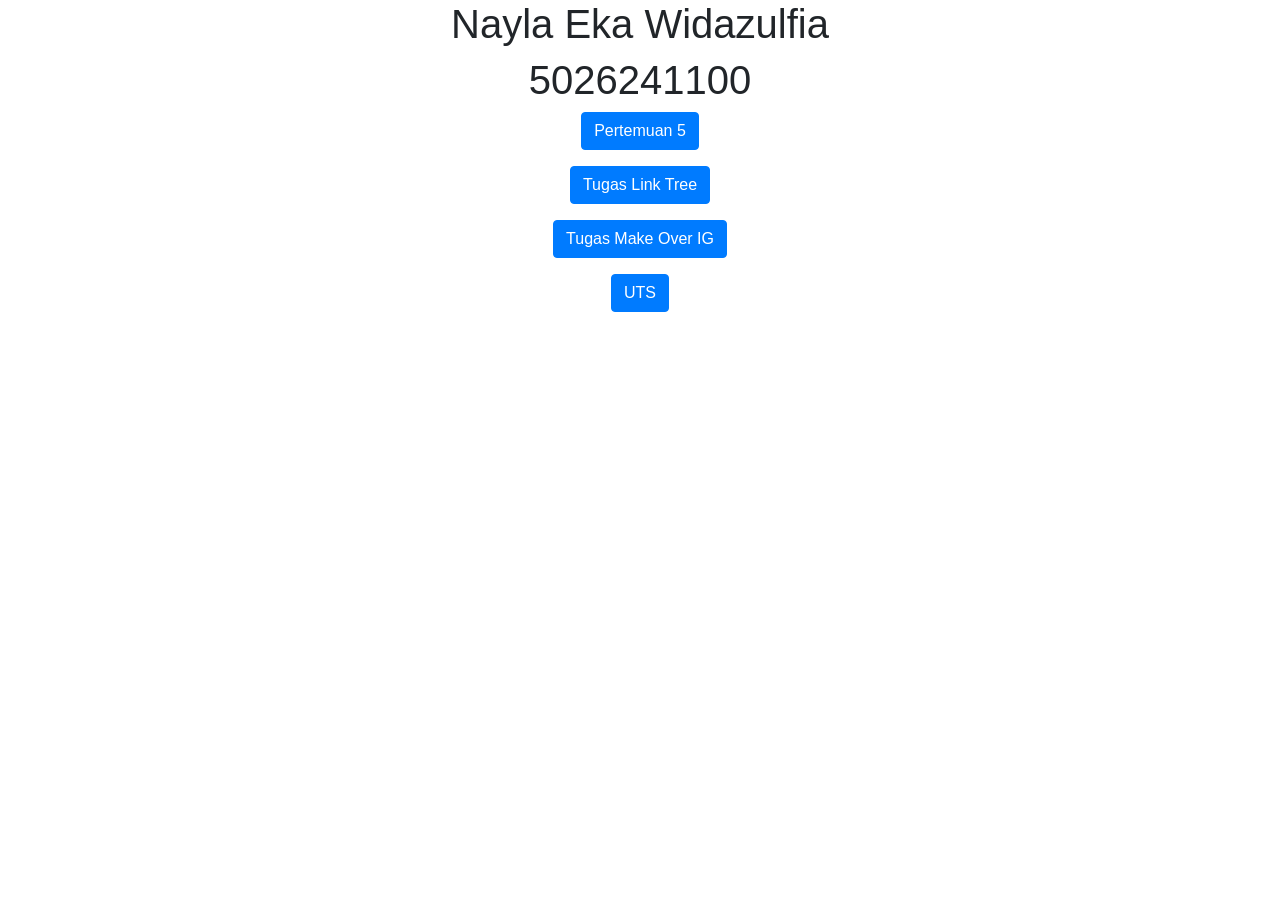
<file: index.html>
<!DOCTYPE html>
<html lang="en">

<head>
    <title>5026241100</title>
    <meta charset="utf-8">
    <meta name="viewport" content="width=device-width, initial-scale=1">
    <link rel="stylesheet" href="https://cdn.jsdelivr.net/npm/bootstrap@4.6.2/dist/css/bootstrap.min.css">
    <script src="https://cdn.jsdelivr.net/npm/jquery@3.7.1/dist/jquery.slim.min.js"></script>
    <script src="https://cdn.jsdelivr.net/npm/popper.js@1.16.1/dist/umd/popper.min.js"></script>
    <script src="https://cdn.jsdelivr.net/npm/bootstrap@4.6.2/dist/js/bootstrap.bundle.min.js"></script>
</head>

<body>

    <div class="container">
        <center>
            <h1>Nayla Eka Widazulfia</h1>
            <h1>5026241100</h1>
            <p><a href="pertemuan5.html" target="_blank"><button class="btn btn-primary">Pertemuan 5</button></a></p>
            <p><a href="linktree.html" target="_blank"><button class="btn btn-primary">Tugas Link Tree</button></a></p>
            <p><a href="tugas_ets.html" target="_blank"><button class="btn btn-primary">Tugas Make Over IG</button></a></p>
            <p><a href="5026241100.html" target="_blank"><button class="btn btn-primary">UTS</button></a></p> 
        </center>
    </div>

</body>

</html>
</file>
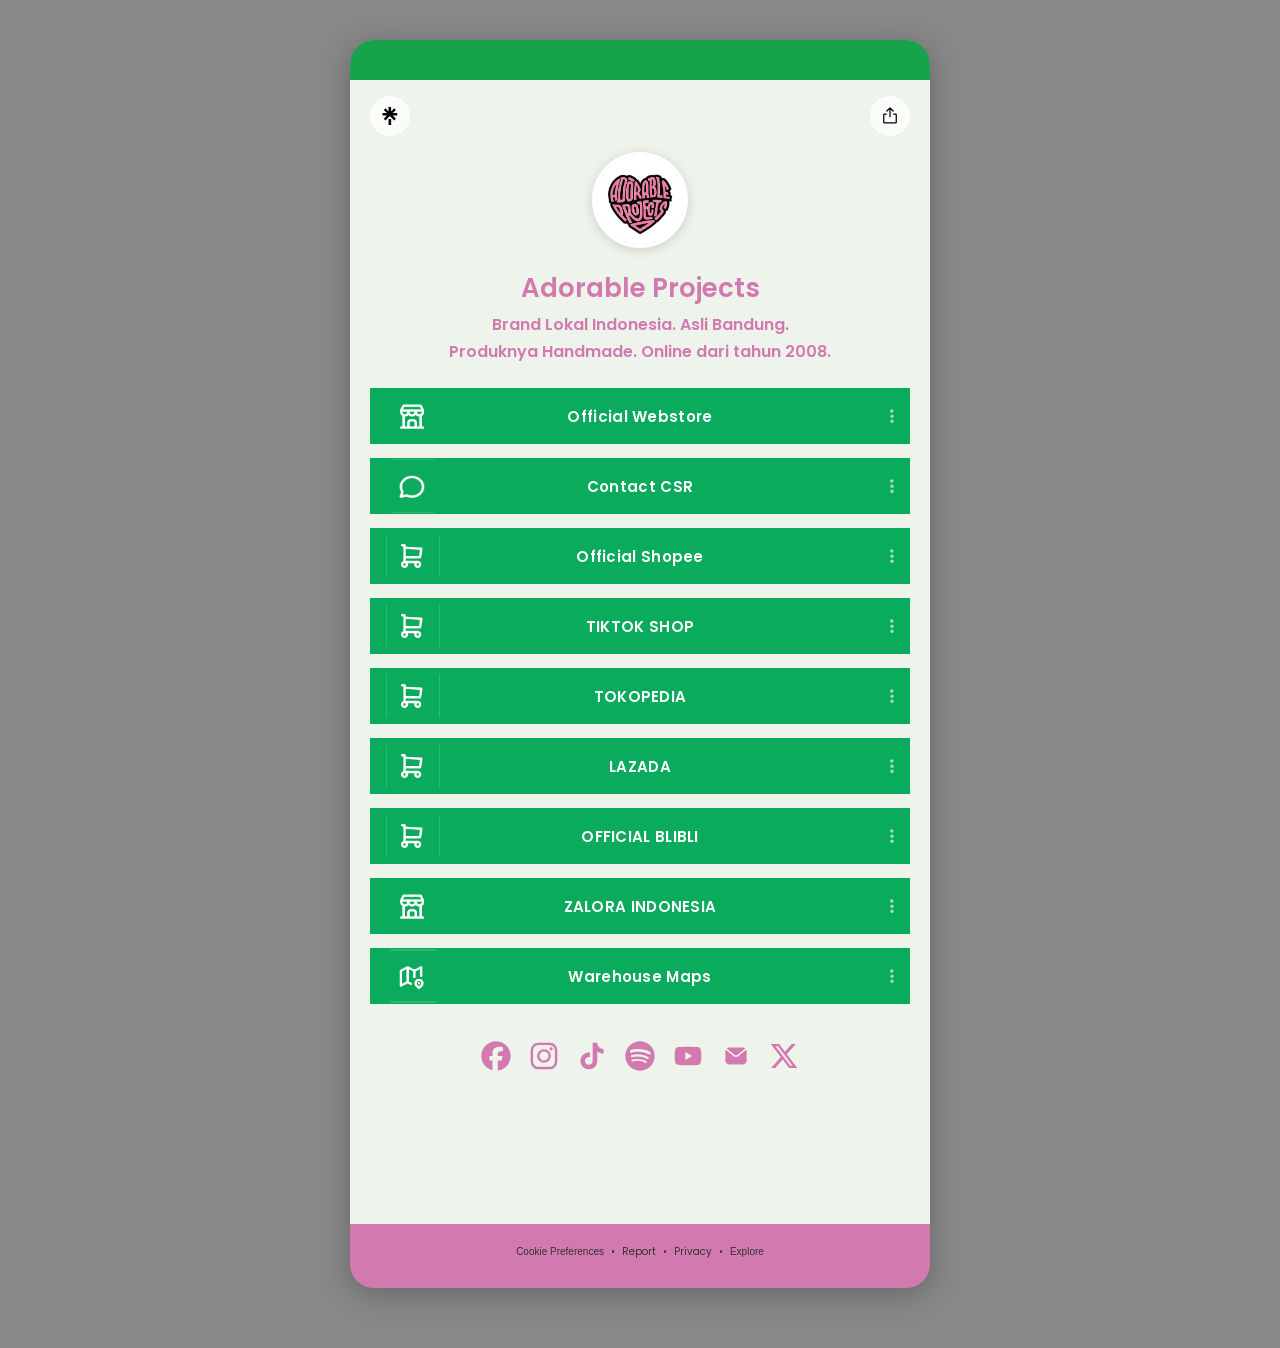
<file: linktree.html>
<!DOCTYPE html>
<html lang="en">

<head>
    <meta charset="UTF-8">
    <meta name="viewport" content="width=device-width, initial-scale=1.0">
    <title>Adorable Projects</title>
    <link href="https://fonts.googleapis.com/css2?family=Poppins:wght@300;400;600&display=swap" rel="stylesheet">
    <link rel="stylesheet" href="https://cdnjs.cloudflare.com/ajax/libs/font-awesome/6.5.0/css/all.min.css">

    <style>
        * {
            box-sizing: border-box;
            margin: 0;
            padding: 0;
        }

        html,
        body {
            min-height: 100%;
        }

        body {
            font-family: 'Poppins', sans-serif;
            min-height: 100vh;
            display: flex;
            justify-content: center;
            align-items: flex-start;
            background-color: #888;
            padding: 40px 20px 60px;
        }

        .card {
            width: 100%;
            max-width: 580px;
            border-radius: 24px;
            overflow: hidden;
            box-shadow: 0 6px 30px rgba(0, 0, 0, 0.25);
        }

        .top-border {
            height: 40px;
            background: #16a34a;
            border-radius: 24px 24px 0 0;
        }

        .card-content {
            padding: 12px 20px 60px;
            text-align: center;
            position: relative;
            background-color: #eef3ec;
            background-image: url("https://ugc.production.linktr.ee/IDYHI1RNSv6TIz2Yzzkc_78UNA0FLDCU37Zwl?io=true&size=1080");
            background-size: contain;
            background-position: center top;
            background-repeat: repeat-y;
        }

        .card-header {
            display: flex;
            justify-content: space-between;
            align-items: center;
            padding: 4px 0 16px;
            background: transparent;
        }

        .card-header button {
            display: flex;
            align-items: center;
            justify-content: center;
            width: 40px;
            height: 40px;
            border-radius: 50%;
            border: 1px solid rgba(255, 255, 255, 0.4);
            background: rgba(255, 255, 255, 0.7);
            backdrop-filter: blur(4px);
            -webkit-backdrop-filter: blur(4px);
            cursor: pointer;
            transition: background 0.2s;
            color: #000;
        }

        .card-header button:hover {
            background: rgba(255, 255, 255, 1);
        }

        .profile-img {
            width: 96px;
            height: 96px;
            border-radius: 50%;
            object-fit: cover;
            border: 4px solid #fff;
            box-shadow: 0 2px 12px rgba(0, 0, 0, 0.15);
            background: #eee;
            position: relative;
            z-index: 2;
        }

        h1 {
            margin: 14px 0 4px;
            color: #D27AAF;
            font-size: 26px;
            font-weight: 600;
        }

        .subtitle {
            margin: 2px 0;
            font-size: 16px;
            color: #D27AAF;
            font-weight: 600;
        }

        .links-section {
            margin-top: 24px;
        }

        .link {
            display: flex;
            align-items: center;
            justify-content: center;
            background:
                #0bab5d;
            color: white;
            text-decoration: none;
            padding: 0 16px;
            margin: 14px 0;
            border-radius: 0px;
            font-weight: 600;
            font-size: 15px;
            transition: background 0.2s, transform 0.1s;
            width: 100%;
            height: 56px;
            position: relative;
        }

        .link:hover {
            background: #1cb168;
        }

        .link:active {
            transform: scale(0.97);
        }

        .link-icon {
            position: absolute;
            left: 16px;
            width: 54px;
            height: 54px;
            display: flex;
            align-items: center;
            justify-content: center;
            background: rgba(255, 255, 255, 0.15);
            border-radius: 8px;
            font-size: 18px;
        }

        .link-label {
            flex: 1;
            text-align: center;
            letter-spacing: 0.3px;
        }

        .link-dots {
            position: absolute;
            right: 16px;
            width: 28px;
            height: 40px;
            display: flex;
            align-items: center;
            justify-content: flex-end;
            font-size: 16px;
            opacity: 0.6;
        }

        .socials {
            margin-top: 28px;
            margin-bottom: 81px;
            display: flex;
            justify-content: center;
            gap: 0px;
        }

        .socials a {
            text-decoration: none;
            font-size: 22px;
            color: #D27AAF;
            transition: color 0.2s;
        }

        .socials a:hover {
            color: #D27AAF;
        }

        footer {
            font-size: 10px;
            color: #333;
            background: #D27AAF;
            padding: 20px 20px 28px;
            text-align: center;
        }

        footer a,
        footer button {
            font-size: 10px;
            color: #333;
            background: none;
            border: none;
            cursor: pointer;
            text-decoration: none;
        }

        footer a:hover,
        footer button:hover {
            text-decoration: underline;
        }

        footer span {
            color: #333;
            margin: 0 4px;
        }
    </style>
</head>

<body>
    <div class="card">
        <div class="top-border"></div>

        <div class="card-content">

            <div class="card-header">
                <button aria-label="Linktree">
                    <svg fill="none" height="18px" width="18px" viewBox="0 0 28 28">
                        <path
                            d="m15.7603 6.829 4.6725-4.80317 2.712 2.77734-4.9012 4.67248h6.8944v3.85565h-6.9271l4.9339 4.7922-2.712 2.7229-6.6983-6.731-6.69829 6.731-2.712-2.712 4.93387-4.7923h-6.92703v-3.86645h6.89436l-4.9012-4.67248 2.712-2.77734 4.67249 4.80317v-6.829h4.0516zm-4.0516 12.0243h4.0516v9.1489h-4.0516z"
                            fill="currentColor"></path>
                    </svg>
                </button>
                <button aria-label="Share profile">
                    <svg xmlns="http://www.w3.org/2000/svg" width="20" height="20" fill="currentColor"
                        viewBox="0 0 256 256">
                        <path
                            d="M216,112v96a16,16,0,0,1-16,16H56a16,16,0,0,1-16-16V112A16,16,0,0,1,56,96H80a8,8,0,0,1,0,16H56v96H200V112H176a8,8,0,0,1,0-16h24A16,16,0,0,1,216,112ZM93.66,69.66,120,43.31V136a8,8,0,0,0,16,0V43.31l26.34,26.35a8,8,0,0,0,11.32-11.32l-40-40a8,8,0,0,0-11.32,0l-40,40A8,8,0,0,0,93.66,69.66Z">
                        </path>
                    </svg>
                </button>
            </div>

            <img src="assets/img/profileap.png" alt="Profile" class="profile-img">
            <h1>Adorable Projects</h1>
            <p class="subtitle">Brand Lokal Indonesia. Asli Bandung.</p>
            <p class="subtitle">Produknya Handmade. Online dari tahun 2008.</p>

            <div class="links-section">
                <a href="https://adorableprojects.store/" target="_blank" rel="noopener noreferrer" class="link">
                    <span class="link-icon">
                        <img src="assets/img/logowebstore.png"
                            style="width:100%;height:100%;object-fit:contain;border-radius:4px;">
                    </span>
                    <span class="link-label">Official Webstore</span>
                    <span class="link-dots"><i class="fas fa-ellipsis-v"></i></span>
                </a>
                <a href="https://adorableprojects.store/customer-service" target="_blank" rel="noopener noreferrer"
                    class="link">
                    <span class="link-icon">
                        <img src="assets/img/contactcsr.png"
                            style="width:100%;height:100%;object-fit:contain;border-radius:4px;">
                    </span>
                    <span class="link-label">Contact CSR</span>
                    <span class="link-dots"><i class="fas fa-ellipsis-v"></i></span>
                </a>
                <a href="https://shopee.co.id/adorableproject" target="_blank" rel="noopener noreferrer" class="link">
                    <span class="link-icon">
                        <img src="assets/img/keranjang.png"
                            style="width:100%;height:100%;object-fit:contain;border-radius:4px;">
                    </span>
                    <span class="link-label">Official Shopee</span>
                    <span class="link-dots"><i class="fas fa-ellipsis-v"></i></span>
                </a>
                <a href="https://www.tiktok.com/@adorableprojectsofficial?_t=8e09q9n4wyk&_r=1" target="_blank"
                    rel="noopener noreferrer" class="link">
                    <span class="link-icon">
                        <img src="assets/img/keranjang.png"
                            style="width:100%;height:100%;object-fit:contain;border-radius:4px;">
                    </span>
                    <span class="link-label">TIKTOK SHOP</span>
                    <span class="link-dots"><i class="fas fa-ellipsis-v"></i></span>
                </a>
                <a href="https://www.tokopedia.com/adorableprojects" target="_blank" rel="noopener noreferrer"
                    class="link">
                    <span class="link-icon">
                        <img src="assets/img/keranjang.png"
                            style="width:100%;height:100%;object-fit:contain;border-radius:4px;">
                    </span>
                    <span class="link-label">TOKOPEDIA</span>
                    <span class="link-dots"><i class="fas fa-ellipsis-v"></i></span>
                </a>
                <a href="https://www.lazada.co.id/shop/adorable-projects/?path=promotion-439502-0.htm&tab=promotion"
                    target="_blank" rel="noopener noreferrer" class="link">
                    <span class="link-icon">
                        <img src="assets/img/keranjang.png"
                            style="width:100%;height:100%;object-fit:contain;border-radius:4px;">
                    </span>
                    <span class="link-label">LAZADA</span>
                    <span class="link-dots"><i class="fas fa-ellipsis-v"></i></span>
                </a>
                <a href="https://www.blibli.com/merchant/adorableprojects-official-store/ADS-70383?pickupPointCode=PP-3421070"
                    target="_blank" rel="noopener noreferrer" class="link">
                    <span class="link-icon">
                        <img src="assets/img/keranjang.png"
                            style="width:100%;height:100%;object-fit:contain;border-radius:4px;">
                    </span>
                    <span class="link-label">OFFICIAL BLIBLI</span>
                    <span class="link-dots"><i class="fas fa-ellipsis-v"></i></span>
                </a>
                <a href="https://www.zalora.co.id/store/adorableprojects" target="_blank" rel="noopener noreferrer"
                    class="link">
                    <span class="link-icon">
                        <img src="assets/img/logowebstore.png"
                            style="width:100%;height:100%;object-fit:contain;border-radius:4px;">
                    </span>
                    <span class="link-label">ZALORA INDONESIA</span>
                    <span class="link-dots"><i class="fas fa-ellipsis-v"></i></span>
                </a>
                <a href="https://www.google.com/maps/place/AdorableProjects/@-6.8630721,107.543594,15z/data=!4m2!3m1!1s0x0:0x922f1667a6b5cf0a?sa=X&ved=2ahUKEwiWnO6rkMzrAhXZR30KHfH1D24Q_BIwFnoECBIQCA"
                    target="_blank" rel="noopener noreferrer" class="link">
                    <span class="link-icon">
                        <img src="assets/img/maps.png"
                            style="width:100%;height:100%;object-fit:contain;border-radius:4px;">
                    </span>
                    <span class="link-label">Warehouse Maps</span>
                    <span class="link-dots"><i class="fas fa-ellipsis-v"></i></span>
                </a>
            </div>

            <div class="socials">
                <!-- Facebook -->
                <button type="button"
                    style="background:transparent;border:0;cursor:pointer;padding:8px;color:#D27AAF;transition:transform 0.2s;"
                    onmouseover="this.style.transform='scale(1.075)'" onmouseout="this.style.transform='scale(1)'">
                    <svg fill="currentColor" width="32" height="32" viewBox="0 0 24 24">
                        <path
                            d="M23 12C23 5.92487 18.0751 0.999996 12 0.999996C5.92488 0.999996 1 5.92487 1 12C1 17.1588 4.55146 21.4874 9.34266 22.6761V15.3614H7.07438V12H9.34266V10.5516C9.34266 6.80751 11.037 5.07215 14.7128 5.07215C15.4096 5.07215 16.6121 5.20877 17.104 5.34544V8.39261C16.8444 8.36529 16.3935 8.3516 15.8332 8.3516C14.0295 8.3516 13.3326 9.03484 13.3326 10.8112V12H16.9256L16.3084 15.3614H13.3326V22.9194C18.7792 22.2616 23 17.624 23 12Z">
                        </path>
                    </svg>
                </button>
                <!-- Instagram -->
                <button type="button"
                    style="background:transparent;border:0;cursor:pointer;padding:8px;color:#D27AAF;transition:transform 0.2s;"
                    onmouseover="this.style.transform='scale(1.075)'" onmouseout="this.style.transform='scale(1)'">
                    <svg fill="currentColor" width="32" height="32" viewBox="0 0 24 24">
                        <path
                            d="M12 2C9.2912 2 8.94131 2 7.86907 2.05643C7.03985 2.07241 6.21934 2.22888 5.44244 2.51919C4.78781 2.77878 4.23476 3.11738 3.67043 3.68172C3.11738 4.23476 2.76749 4.78781 2.51919 5.45372C2.27088 6.08578 2.10158 6.80813 2.05643 7.88036C2.01129 8.94131 2 9.27991 2 12C2 14.7088 2 15.0474 2.05643 16.1196C2.10158 17.1919 2.28217 17.9255 2.51919 18.5576C2.77878 19.2122 3.11738 19.7652 3.67043 20.3296C4.23476 20.8826 4.78781 21.2325 5.44244 21.4808C6.08578 21.7291 6.80813 21.8984 7.86907 21.9436C8.94131 21.9887 9.27991 22 12 22C14.7088 22 15.0474 22 16.1196 21.9436C17.1806 21.8984 17.9142 21.7178 18.5463 21.4808C19.2137 21.2306 19.8184 20.8377 20.3183 20.3296C20.8826 19.7652 21.2212 19.2009 21.4695 18.5576C21.7178 17.9142 21.8871 17.1919 21.9436 16.1196C21.9887 15.0587 22 14.7201 22 12C22 9.2912 21.9887 8.9526 21.9436 7.88036C21.9225 7.05065 21.7622 6.23037 21.4695 5.45372C21.2189 4.78649 20.8261 4.18182 20.3183 3.68172C19.754 3.11738 19.2122 2.77878 18.5463 2.51919C17.7686 2.23315 16.9482 2.08051 16.1196 2.06772C15.0474 2.01129 14.7088 2 12 2ZM11.0971 3.80587H12C14.6637 3.80587 14.9797 3.80587 16.0406 3.8623C16.6724 3.8686 17.2985 3.98313 17.8916 4.2009C18.3657 4.38149 18.693 4.59594 19.0429 4.94582C19.3928 5.29571 19.6072 5.63431 19.7991 6.09706C19.9345 6.45824 20.0925 6.97743 20.1377 7.95937C20.1828 9.00903 20.1941 9.32506 20.1941 12C20.1941 14.6637 20.1941 14.9797 20.1377 16.0406C20.1314 16.6724 20.0169 17.2985 19.7991 17.8916C19.6185 18.3657 19.3928 18.693 19.0429 19.0429C18.7043 19.3928 18.3657 19.6072 17.8916 19.7878C17.2992 20.0094 16.6731 20.1278 16.0406 20.1377C14.9797 20.1828 14.6637 20.1941 12 20.1941C9.32506 20.1941 9.00903 20.1941 7.95937 20.1377C7.3238 20.1322 6.69388 20.0177 6.09706 19.7991C5.63431 19.6072 5.307 19.3928 4.94582 19.0429C4.60722 18.7043 4.38149 18.3657 4.2009 17.8916C3.98313 17.2985 3.8686 16.6724 3.8623 16.0406C3.80587 14.9797 3.79458 14.6637 3.79458 12C3.79458 9.32506 3.80587 9.00903 3.85102 7.95937C3.85602 7.32375 3.97057 6.69376 4.18962 6.09706C4.38149 5.63431 4.59594 5.307 4.94582 4.94582C5.29571 4.60722 5.62302 4.38149 6.09706 4.2009C6.69376 3.98185 7.32375 3.86731 7.95937 3.8623C8.87359 3.81716 9.23476 3.80587 11.0971 3.79458V3.80587ZM17.3386 5.46501C17.1815 5.46501 17.0259 5.49596 16.8808 5.55608C16.7356 5.6162 16.6037 5.70433 16.4926 5.81542C16.3815 5.92652 16.2934 6.05841 16.2333 6.20356C16.1732 6.34871 16.1422 6.50429 16.1422 6.6614C16.1422 6.81851 16.1732 6.97408 16.2333 7.11924C16.2934 7.26439 16.3815 7.39628 16.4926 7.50737C16.6037 7.61847 16.7356 7.70659 16.8808 7.76672C17.0259 7.82684 17.1815 7.85779 17.3386 7.85779C17.6559 7.85779 17.9602 7.73174 18.1846 7.50737C18.4089 7.28301 18.535 6.9787 18.535 6.6614C18.535 6.3441 18.4089 6.03979 18.1846 5.81542C17.9602 5.59106 17.6559 5.46501 17.3386 5.46501ZM12 6.86456C11.3256 6.86456 10.6578 6.99739 10.0348 7.25547C9.41169 7.51355 8.84556 7.89182 8.36869 8.36869C7.89182 8.84556 7.51355 9.41169 7.25547 10.0348C6.99739 10.6578 6.86456 11.3256 6.86456 12C6.86456 12.6744 6.99739 13.3422 7.25547 13.9652C7.51355 14.5883 7.89182 15.1544 8.36869 15.6313C8.84556 16.1082 9.41169 16.4864 10.0348 16.7445C10.6578 17.0026 11.3256 17.1354 12 17.1354C13.362 17.1354 14.6682 16.5944 15.6313 15.6313C16.5944 14.6682 17.1354 13.362 17.1354 12C17.1354 10.638 16.5944 9.33178 15.6313 8.36869C14.6682 7.40561 13.362 6.86456 12 6.86456ZM12 8.67043C12.4372 8.67043 12.8702 8.75655 13.2742 8.92388C13.6781 9.0912 14.0452 9.33646 14.3544 9.64564C14.6635 9.95482 14.9088 10.3219 15.0761 10.7258C15.2434 11.1298 15.3296 11.5628 15.3296 12C15.3296 12.4372 15.2434 12.8702 15.0761 13.2742C14.9088 13.6781 14.6635 14.0452 14.3544 14.3544C14.0452 14.6635 13.6781 14.9088 13.2742 15.0761C12.8702 15.2434 12.4372 15.3296 12 15.3296C11.1169 15.3296 10.2701 14.9788 9.64564 14.3544C9.02122 13.7299 8.67043 12.8831 8.67043 12C8.67043 11.1169 9.02122 10.2701 9.64564 9.64564C10.2701 9.02122 11.1169 8.67043 12 8.67043Z">
                        </path>
                    </svg>
                </button>
                <!-- TikTok -->
                <button type="button"
                    style="background:transparent;border:0;cursor:pointer;padding:8px;color:#D27AAF;transition:transform 0.2s;"
                    onmouseover="this.style.transform='scale(1.075)'" onmouseout="this.style.transform='scale(1)'">
                    <svg fill="currentColor" width="32" height="32" viewBox="0 0 24 24">
                        <path
                            d="M15.9453 8.68918V15.6727C15.9453 19.1598 13.1048 22.0004 9.6177 22.0004C8.27369 22.0004 7.01685 21.5717 5.99251 20.8525C4.35796 19.7047 3.29004 17.8085 3.29004 15.6727C3.29004 12.1783 6.12333 9.34505 9.6104 9.34505C9.90101 9.34505 10.1843 9.36685 10.4676 9.40318V12.9121H10.4386C10.3151 12.8758 10.1843 12.8394 10.0536 12.8177H9.9954C9.86466 12.8032 9.74114 12.7813 9.60309 12.7813C8.00491 12.7813 6.70448 14.0817 6.70448 15.6799C6.70448 17.2782 8.00491 18.5786 9.60309 18.5786C11.2014 18.5786 12.5018 17.2782 12.5018 15.6799V2.00037H15.938C15.938 2.29822 15.9671 2.58881 16.0179 2.87213C16.2649 4.1798 17.035 5.30584 18.1175 6.01053C18.873 6.50452 19.7593 6.78785 20.7182 6.78785V10.2241C18.9416 10.2241 17.288 9.65222 15.9453 8.68918Z">
                        </path>
                    </svg>
                </button>
                <!-- Spotify -->
                <button type="button"
                    style="background:transparent;border:0;cursor:pointer;padding:8px;color:#D27AAF;transition:transform 0.2s;"
                    onmouseover="this.style.transform='scale(1.075)'" onmouseout="this.style.transform='scale(1)'">
                    <svg fill="currentColor" width="32" height="32" viewBox="0 0 24 24">
                        <path
                            d="M11.9999 1.00049C5.92497 1.00049 1 5.92532 1 12.0003C1 18.0755 5.92497 23 11.9999 23C18.0756 23 23 18.0755 23 12.0003C23 5.92572 18.0756 1.00101 11.9998 1.00101L11.9999 1.00049ZM17.0444 16.8654C16.8474 17.1885 16.4244 17.2909 16.1013 17.0926C13.5186 15.515 10.2674 15.1578 6.43843 16.0326C6.06946 16.1166 5.70167 15.8855 5.6176 15.5164C5.53314 15.1473 5.7634 14.7795 6.13329 14.6954C10.3235 13.7381 13.9177 14.1503 16.8172 15.9222C17.1403 16.1206 17.2428 16.5422 17.0444 16.8654ZM18.3908 13.8702C18.1425 14.2738 17.6145 14.4012 17.2113 14.1529C14.2545 12.3355 9.74735 11.8092 6.25007 12.8708C5.7965 13.0078 5.31746 12.7522 5.1798 12.2994C5.04319 11.8458 5.29894 11.3677 5.75171 11.2298C9.74657 10.0176 14.7129 10.6048 18.1084 12.6913C18.5117 12.9396 18.6391 13.4675 18.3908 13.8702ZM18.5064 10.7514C14.9612 8.64566 9.112 8.45204 5.72715 9.47936C5.18361 9.6442 4.60881 9.33736 4.44409 8.79382C4.27937 8.25002 4.58595 7.67561 5.12988 7.51037C9.01545 6.33081 15.4748 6.55871 19.5564 8.98179C20.0464 9.27195 20.2066 9.90337 19.9163 10.3916C19.6274 10.8805 18.9942 11.0417 18.5069 10.7514H18.5064Z">
                        </path>
                    </svg>
                </button>
                <!-- YouTube -->
                <button type="button"
                    style="background:transparent;border:0;cursor:pointer;padding:8px;color:#D27AAF;transition:transform 0.2s;"
                    onmouseover="this.style.transform='scale(1.075)'" onmouseout="this.style.transform='scale(1)'">
                    <svg fill="currentColor" width="32" height="32" viewBox="0 0 24 24">
                        <path fill-rule="evenodd" clip-rule="evenodd"
                            d="M19.8142 5.41679C20.6763 5.64906 21.3541 6.32675 21.5832 7.18581C22 8.74483 22 11.9997 22 11.9997C22 11.9997 22 15.2545 21.5832 16.8136C21.3509 17.6757 20.6733 18.3535 19.8142 18.5825C18.2551 18.9993 12 18.9993 12 18.9993C12 18.9993 5.74801 18.9993 4.18581 18.5825C3.32358 18.3502 2.64588 17.6726 2.4168 16.8136C2 15.2545 2 11.9997 2 11.9997C2 11.9997 2 8.74483 2.4168 7.18581C2.64907 6.32358 3.32676 5.64588 4.18581 5.41679C5.74801 5 12 5 12 5C12 5 18.2551 5 19.8142 5.41679ZM15.1961 11.9992L10.0004 14.9994V8.99883L15.1961 11.9992Z">
                        </path>
                    </svg>
                </button>
                <!-- Email -->
                <button type="button"
                    style="background:transparent;border:0;cursor:pointer;padding:8px;color:#D27AAF;transition:transform 0.2s;"
                    onmouseover="this.style.transform='scale(1.075)'" onmouseout="this.style.transform='scale(1)'">
                    <svg fill="currentColor" width="32" height="32" viewBox="0 0 24 24">
                        <path
                            d="M4.30606 7.28017C4.14002 7.62375 4.06901 7.99473 4.03469 8.4148C3.99999 8.83953 3.99999 9.36401 4 10.0143V13.9857C3.99999 14.6359 3.99999 15.1604 4.03469 15.5852C4.07042 16.0225 4.14591 16.4066 4.32698 16.7619C4.6146 17.3264 5.07354 17.7854 5.63803 18.073C5.9934 18.2541 6.37752 18.3296 6.81483 18.3653C7.23955 18.4 7.76404 18.4 8.4143 18.4H15.5857C16.236 18.4 16.7605 18.4 17.1852 18.3653C17.6225 18.3296 18.0066 18.2541 18.362 18.073C18.9265 17.7854 19.3854 17.3264 19.673 16.7619C19.8541 16.4066 19.9296 16.0225 19.9653 15.5852C20 15.1604 20 14.6359 20 13.9857V10.0143C20 9.36401 20 8.83953 19.9653 8.4148C19.931 7.99473 19.86 7.62375 19.6939 7.28017L13.8997 12.0209C12.7946 12.9251 11.2054 12.9251 10.1003 12.0209L4.30606 7.28017Z">
                        </path>
                        <path
                            d="M18.9609 6.3295C18.7792 6.17262 18.5783 6.0372 18.362 5.92696C18.0066 5.74588 17.6225 5.6704 17.1852 5.63467C16.7605 5.59997 16.236 5.59997 15.5857 5.59998H8.41432C7.76406 5.59997 7.23955 5.59997 6.81483 5.63467C6.37752 5.6704 5.9934 5.74588 5.63803 5.92696C5.42166 6.0372 5.2208 6.17262 5.03915 6.3295L10.8602 11.0922C11.5232 11.6347 12.4768 11.6347 13.1398 11.0922L18.9609 6.3295Z">
                        </path>
                    </svg>
                </button>
                <!-- X/Twitter -->
                <button type="button"
                    style="background:transparent;border:0;cursor:pointer;padding:8px;color:#D27AAF;transition:transform 0.2s;"
                    onmouseover="this.style.transform='scale(1.075)'" onmouseout="this.style.transform='scale(1)'">
                    <svg fill="currentColor" width="32" height="32" viewBox="0 0 24 24">
                        <path
                            d="M17.8048 2.96973H20.8705L14.1394 10.6338L22.0034 21.0304H15.8321L11.0004 14.7125L5.46893 21.0304H2.40328L9.53424 12.8331L2.00342 2.96973H8.32798L12.6932 8.74114L17.8048 2.96973ZM16.7318 19.231H18.4313L7.43494 4.70248H5.60888L16.7318 19.231Z">
                        </path>
                    </svg>
                </button>
            </div>

        </div>

        <footer>
            <button>Cookie Preferences</button>
            <span>•</span>
            <a href="https://adorableprojects.store/"
                target="_blank" rel="noopener noreferrer">Report</a>
            <span>•</span>
            <a href="https://adorableprojects.store/" target="_blank" rel="noopener noreferrer">Privacy</a>
            <span>•</span>
            <button>Explore</button>
        </footer>

    </div>
</body>

</html>
</file>
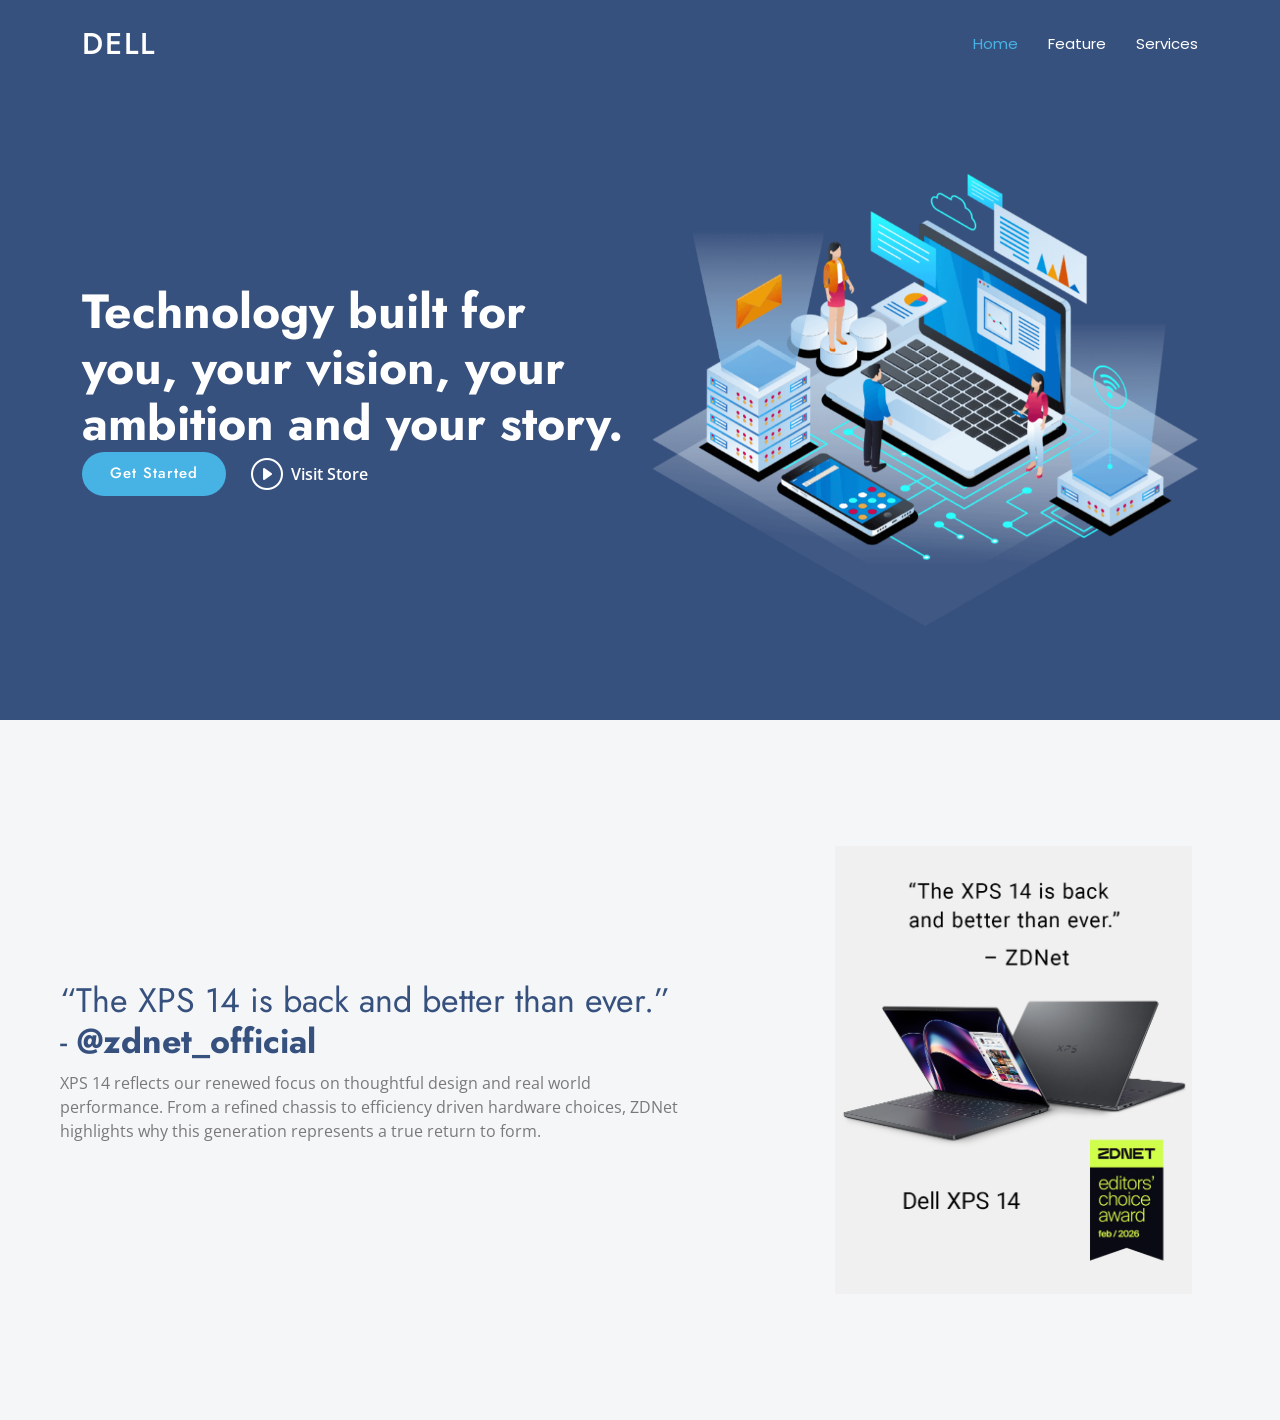
<file: pertemuan5.html>
<!DOCTYPE html>
<html lang="en">

<head>
    <meta charset="utf-8">
    <meta content="width=device-width, initial-scale=1.0" name="viewport">
    <title>DELL</title>
    <meta name="description" content="">
    <meta name="keywords" content="">

    <!-- Favicons -->
    <link href="assets/img/favicon.png" rel="icon">
    <link href="assets/img/apple-touch-icon.png" rel="apple-touch-icon">

    <!-- Fonts -->
    <link href="https://fonts.googleapis.com" rel="preconnect">
    <link href="https://fonts.gstatic.com" rel="preconnect" crossorigin>
    <link
        href="https://fonts.googleapis.com/css2?family=Open+Sans:ital,wght@0,300;0,400;0,500;0,600;0,700;0,800;1,300;1,400;1,500;1,600;1,700;1,800&family=Poppins:ital,wght@0,100;0,200;0,300;0,400;0,500;0,600;0,700;0,800;0,900;1,100;1,200;1,300;1,400;1,500;1,600;1,700;1,800;1,900&family=Jost:ital,wght@0,100;0,200;0,300;0,400;0,500;0,600;0,700;0,800;0,900;1,100;1,200;1,300;1,400;1,500;1,600;1,700;1,800;1,900&display=swap"
        rel="stylesheet">

    <!-- Vendor CSS Files -->
    <link href="assets/vendor/bootstrap/css/bootstrap.min.css" rel="stylesheet">
    <link href="assets/vendor/bootstrap-icons/bootstrap-icons.css" rel="stylesheet">
    <link href="assets/vendor/aos/aos.css" rel="stylesheet">
    <link href="assets/vendor/glightbox/css/glightbox.min.css" rel="stylesheet">
    <link href="assets/vendor/swiper/swiper-bundle.min.css" rel="stylesheet">

    <!-- Main CSS File -->
    <link href="assets/css/main.css" rel="stylesheet">

    <!-- =======================================================
  * Template Name: Arsha
  * Template URL: https://bootstrapmade.com/arsha-free-bootstrap-html-template-corporate/
  * Updated: Feb 22 2025 with Bootstrap v5.3.3
  * Author: BootstrapMade.com
  * License: https://bootstrapmade.com/license/
  ======================================================== -->
</head>

<body class="index-page">

    <header id="header" class="header d-flex align-items-center fixed-top">
        <div class="container-fluid container-xl position-relative d-flex align-items-center">

            <a href="index.html" class="logo d-flex align-items-center me-auto">
                <!-- Uncomment the line below if you also wish to use an image logo -->
                <!-- <img src="assets/img/logo.webp" alt=""> -->
                <h1 class="sitename">DELL</h1>
            </a>

            <nav id="navmenu" class="navmenu">
                <ul>
                    <li><a href="#hero" class="active">Home</a></li>
                    <li><a href="#why-us">Feature</a></li>
                    <li><a href="#services">Services</a></li>
                </ul>
                <i class="mobile-nav-toggle d-xl-none bi bi-list"></i>
            </nav>
        </div>
    </header>   

    <main class="main">
        <!-- Hero Section -->
        <section id="hero" class="hero section dark-background">

            <div class="container">
                <div class="row gy-4">
                    <div class="col-lg-6 order-2 order-lg-1 d-flex flex-column justify-content-center"
                        data-aos="zoom-out">
                        <h1>Technology built for you, your vision, your ambition and your story. </h1>
                        <div class="d-flex">
                            <a href="#about" class="btn-get-started">Get Started</a>
                            <a href="visitstore.bio/dell?tab=ig"
                                class="glightbox btn-watch-video d-flex align-items-center"><i
                                    class="bi bi-play-circle"></i><span>Visit Store</span></a>
                        </div>
                    </div>
                    <div class="col-lg-6 order-1 order-lg-2 hero-img" data-aos="zoom-out" data-aos-delay="200">
                        <img src="assets/img/hero-img.png" class="img-fluid animated" alt="">
                    </div>
                </div>
            </div>

        </section><!-- /Hero Section -->

        <!-- Why Us Section -->
        <section id="why-us" class="section why-us light-background" data-builder="section">

            <div class="container-fluid">

                <div class="row gy-4">

                    <div class="col-lg-7 d-flex flex-column justify-content-center order-2 order-lg-1">

                        <div class="content px-xl-5" data-aos="fade-up" data-aos-delay="100">
                            <h3><span>“The XPS 14 is back and better than ever.” -
                                </span><strong>@zdnet_official</strong></h3>
                            <p>
                                XPS 14 reflects our renewed focus on thoughtful design and real world performance. From
                                a refined chassis to efficiency driven hardware choices, ZDNet highlights why this
                                generation represents a true return to form.

                            </p>
                        </div>




                    </div>

                    <div class="col-lg-5 order-1 order-lg-2 why-us-img">
                        <img src="assets/img/dellproduct.png" class="img-fluid" alt="" data-aos="zoom-in"
                            data-aos-delay="100">
                    </div>
                </div>

            </div>

        </section><!-- /Why Us Section -->

    </main>

    <!-- Scroll Top -->
    <a href="#" id="scroll-top" class="scroll-top d-flex align-items-center justify-content-center"><i
            class="bi bi-arrow-up-short"></i></a>

    <!-- Preloader -->
    <div id="preloader"></div>

    <!-- Vendor JS Files -->
    <script src="assets/vendor/bootstrap/js/bootstrap.bundle.min.js"></script>
    <script src="assets/vendor/php-email-form/validate.js"></script>
    <script src="assets/vendor/aos/aos.js"></script>
    <script src="assets/vendor/glightbox/js/glightbox.min.js"></script>
    <script src="assets/vendor/swiper/swiper-bundle.min.js"></script>
    <script src="assets/vendor/waypoints/noframework.waypoints.js"></script>
    <script src="assets/vendor/imagesloaded/imagesloaded.pkgd.min.js"></script>
    <script src="assets/vendor/isotope-layout/isotope.pkgd.min.js"></script>

    <!-- Main JS File -->
    <script src="assets/js/main.js"></script>

</body>

</html>
</file>
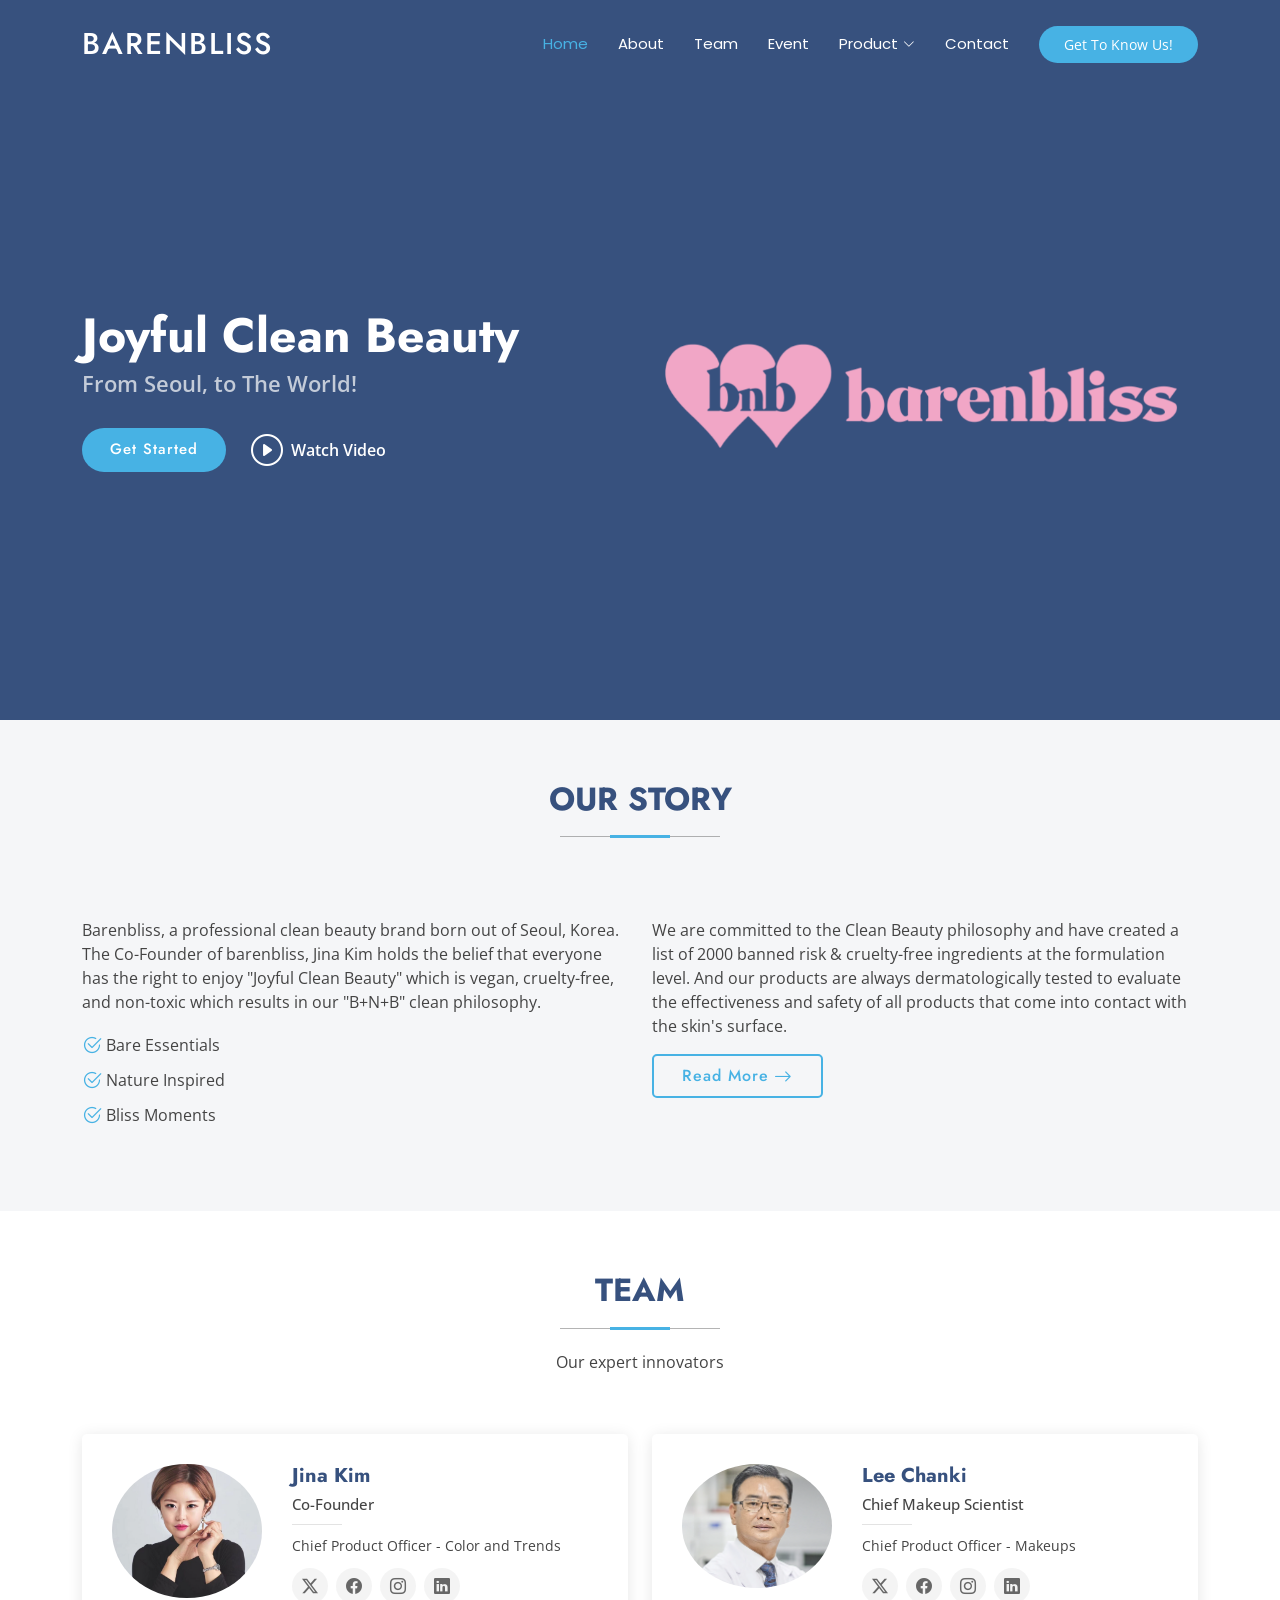
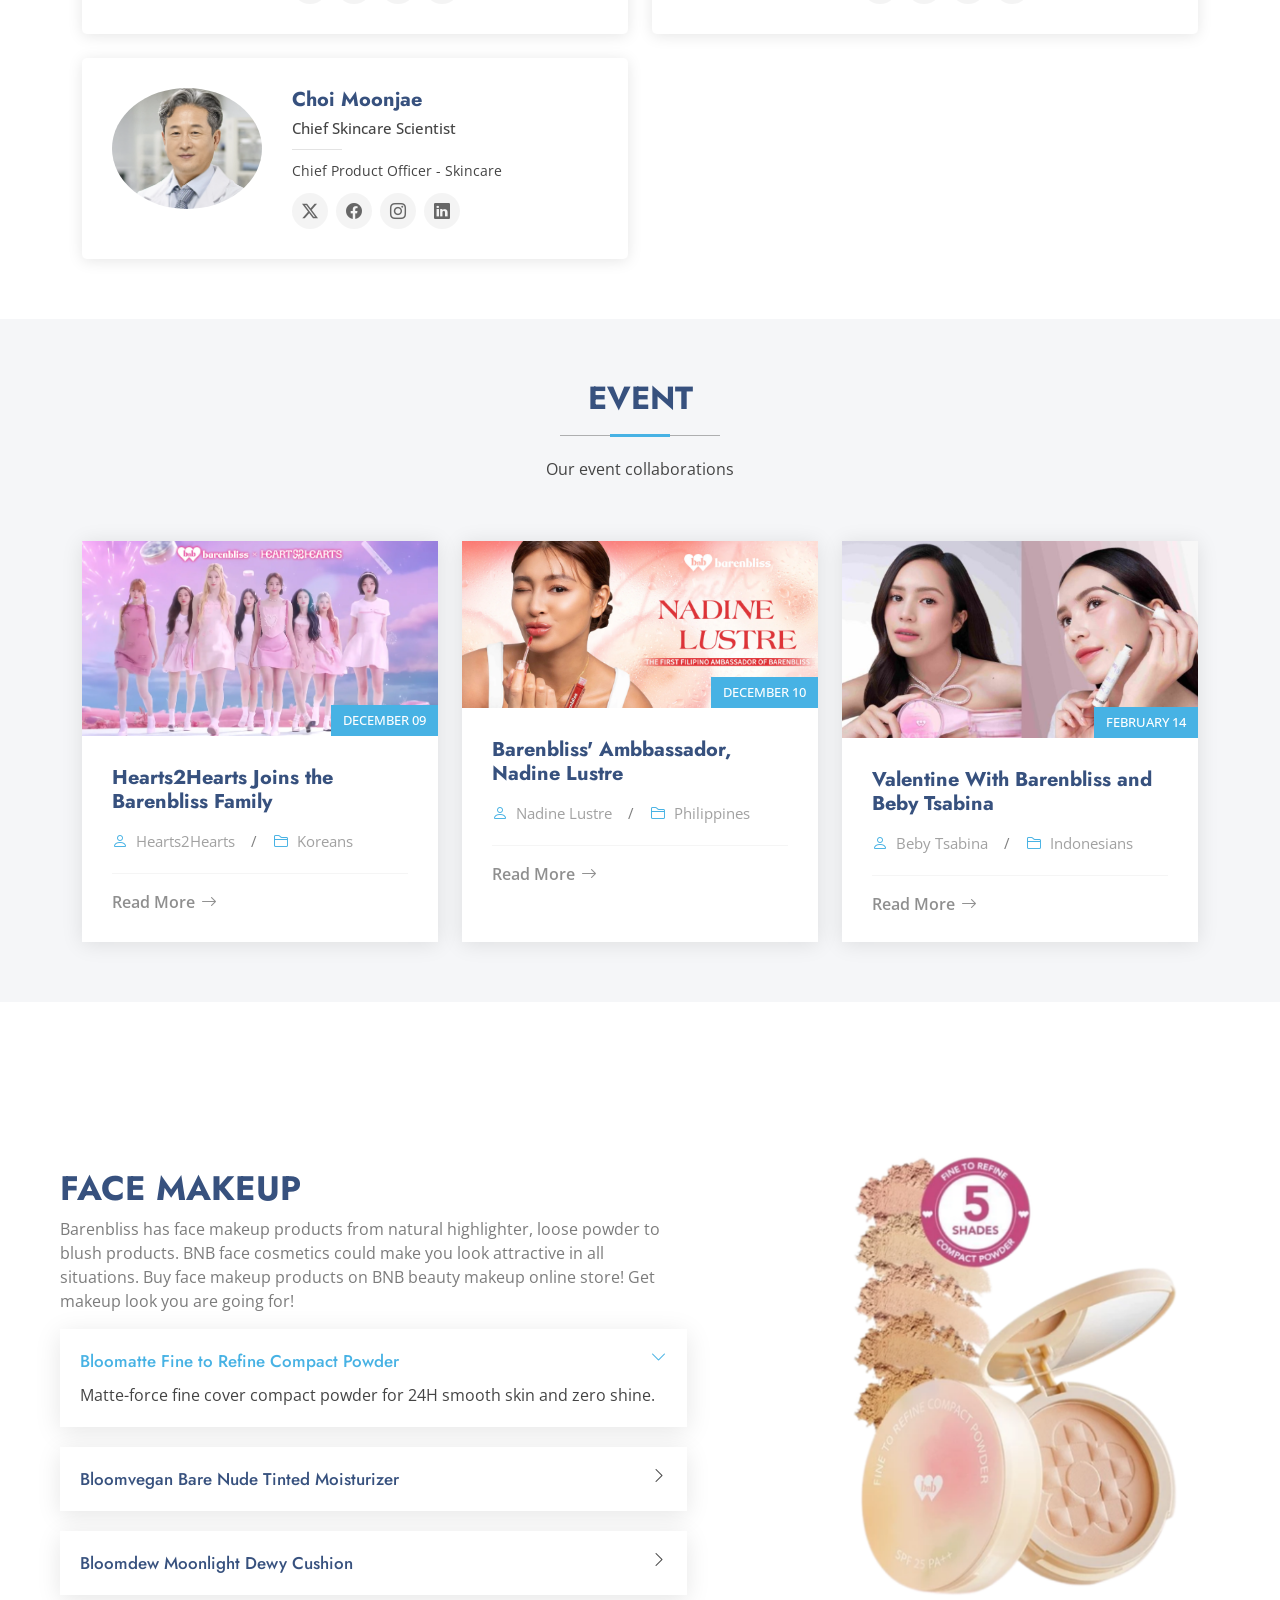
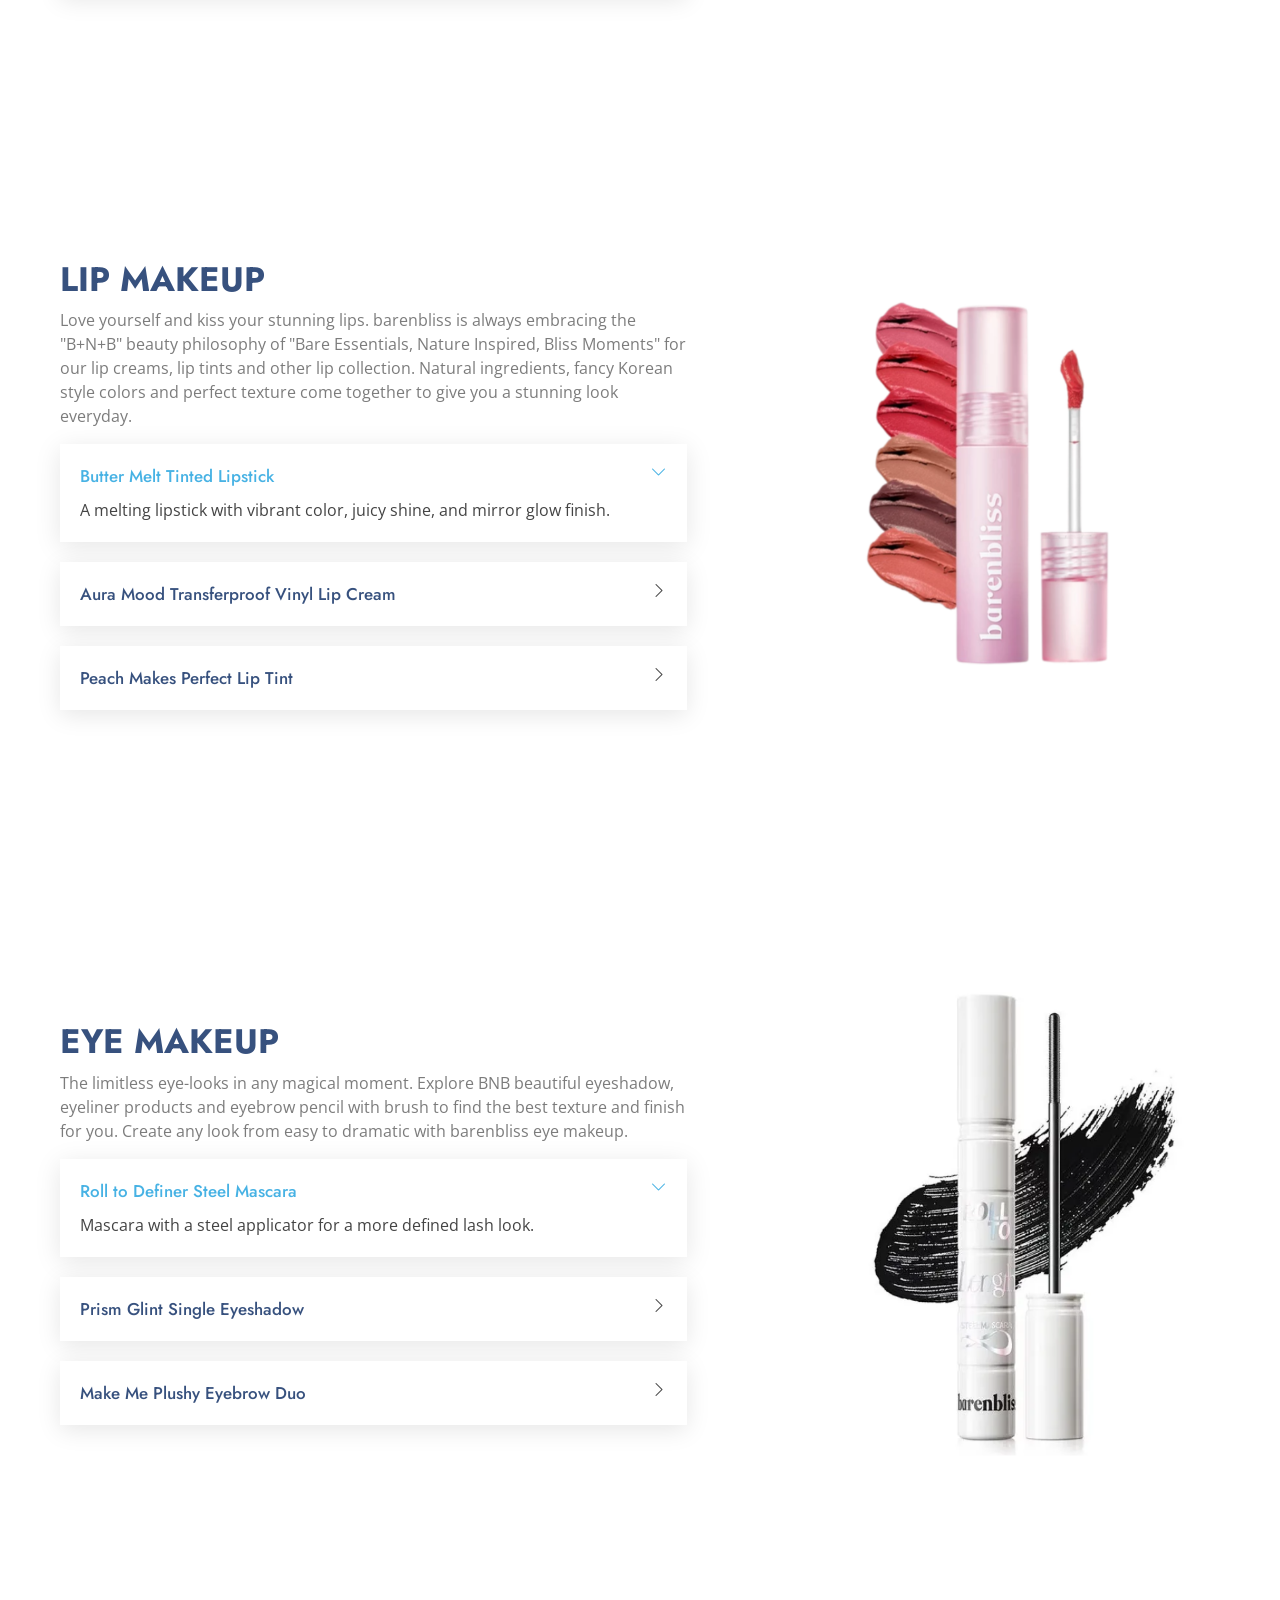
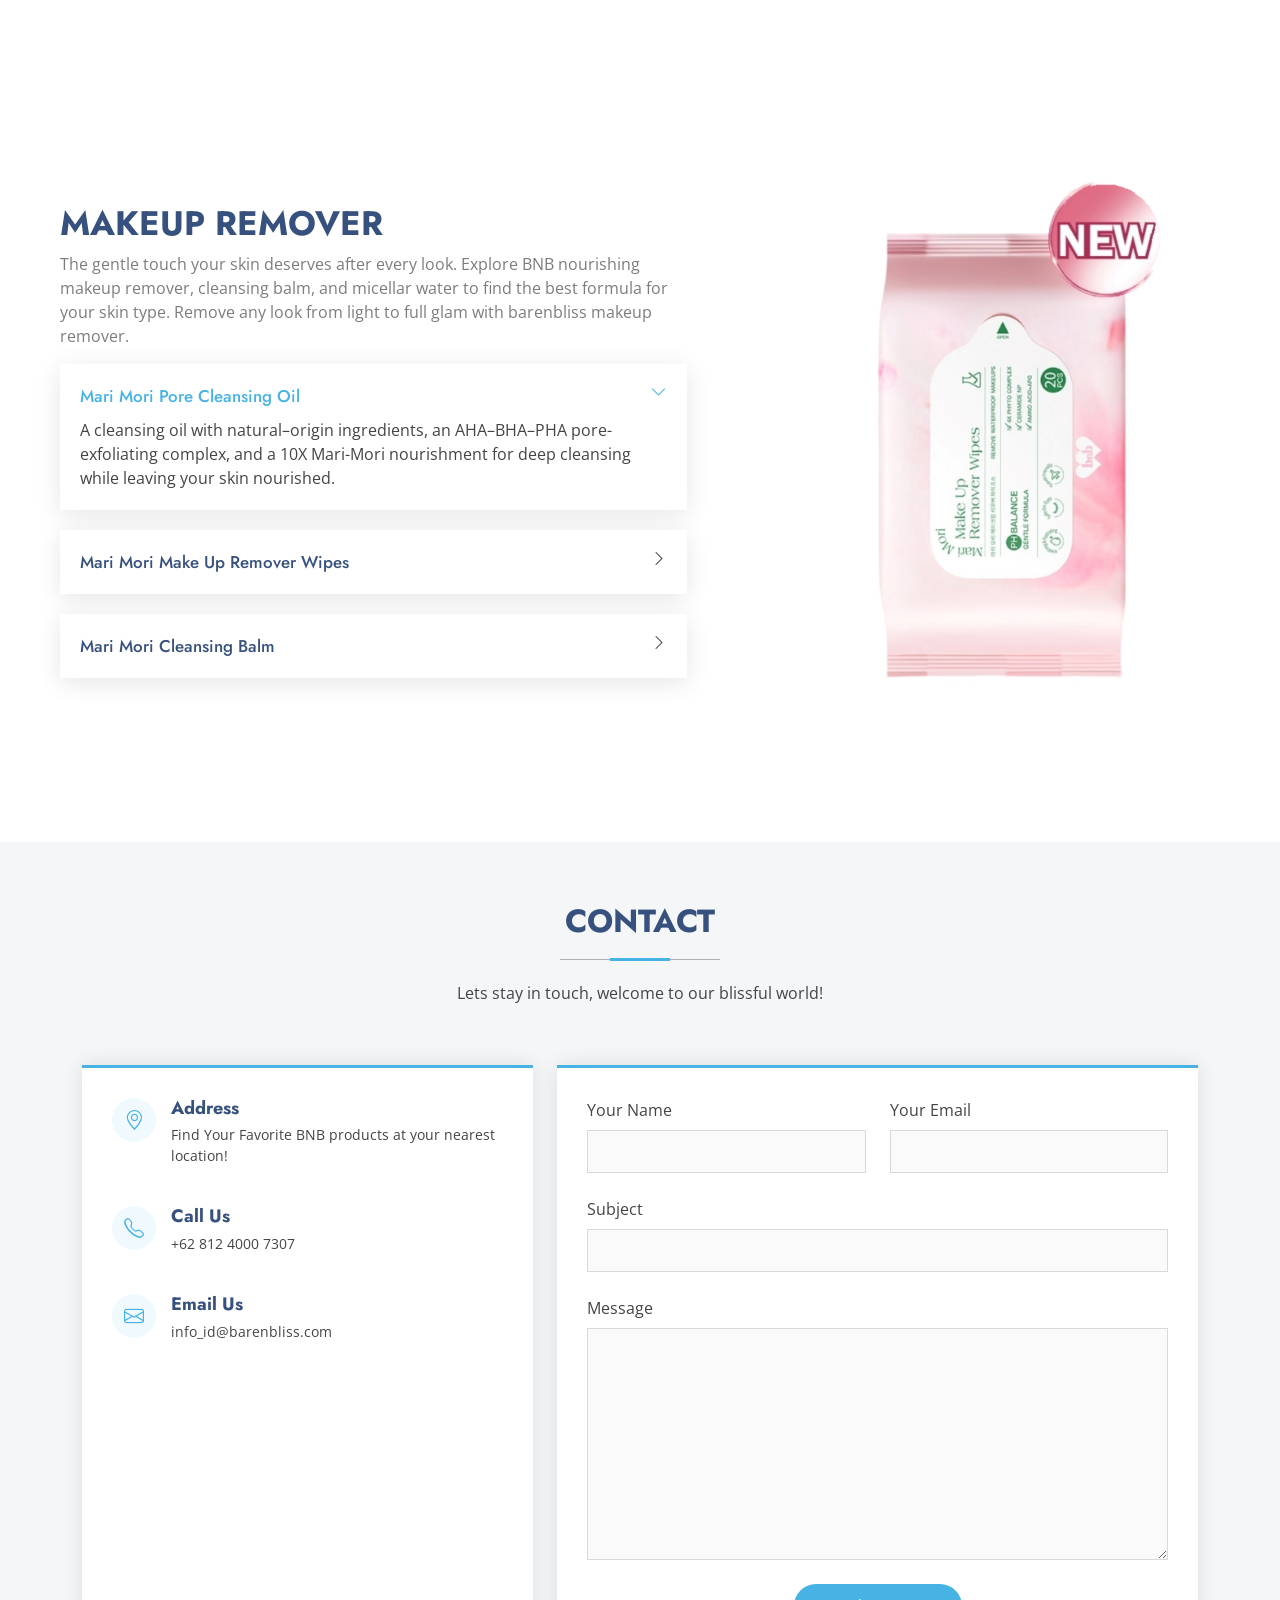
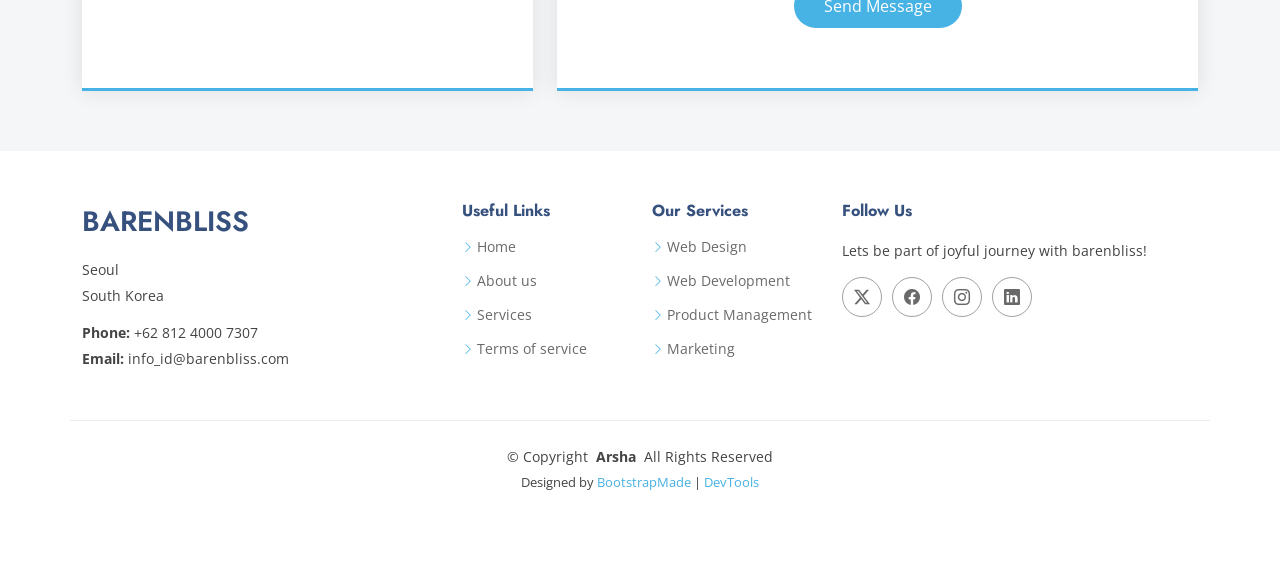
<file: tugas_ets.html>
<!DOCTYPE html>
<html lang="en">

<head>
    <meta charset="utf-8">
    <meta content="width=device-width, initial-scale=1.0" name="viewport">
    <title>Barenbliss</title>
    <meta name="description" content="">
    <meta name="keywords" content="">

    <!-- Favicons -->
    <link href="assets/img/favicon.png" rel="icon">
    <link href="assets/img/apple-touch-icon.png" rel="apple-touch-icon">

    <!-- Fonts -->
    <link href="https://fonts.googleapis.com" rel="preconnect">
    <link href="https://fonts.gstatic.com" rel="preconnect" crossorigin>
    <link
        href="https://fonts.googleapis.com/css2?family=Open+Sans:ital,wght@0,300;0,400;0,500;0,600;0,700;0,800;1,300;1,400;1,500;1,600;1,700;1,800&family=Poppins:ital,wght@0,100;0,200;0,300;0,400;0,500;0,600;0,700;0,800;0,900;1,100;1,200;1,300;1,400;1,500;1,600;1,700;1,800;1,900&family=Jost:ital,wght@0,100;0,200;0,300;0,400;0,500;0,600;0,700;0,800;0,900;1,100;1,200;1,300;1,400;1,500;1,600;1,700;1,800;1,900&display=swap"
        rel="stylesheet">

    <!-- Vendor CSS Files -->
    <link href="assets/vendor/bootstrap/css/bootstrap.min.css" rel="stylesheet">
    <link href="assets/vendor/bootstrap-icons/bootstrap-icons.css" rel="stylesheet">
    <link href="assets/vendor/aos/aos.css" rel="stylesheet">
    <link href="assets/vendor/glightbox/css/glightbox.min.css" rel="stylesheet">
    <link href="assets/vendor/swiper/swiper-bundle.min.css" rel="stylesheet">

    <!-- Main CSS File -->
    <link href="assets/css/main.css" rel="stylesheet">

    <!-- =======================================================
  * Template Name: Arsha
  * Template URL: https://bootstrapmade.com/arsha-free-bootstrap-html-template-corporate/
  * Updated: Feb 22 2025 with Bootstrap v5.3.3
  * Author: BootstrapMade.com
  * License: https://bootstrapmade.com/license/
  ======================================================== -->
</head>

<body class="index-page">

    <header id="header" class="header d-flex align-items-center fixed-top">
        <div class="container-fluid container-xl position-relative d-flex align-items-center">

            <a href="index.html" class="logo d-flex align-items-center me-auto">
                <!-- Uncomment the line below if you also wish to use an image logo -->
                <!-- <img src="assets/img/logo.webp" alt=""> -->
                <h1 class="sitename">Barenbliss</h1>
            </a>

            <nav id="navmenu" class="navmenu">
                <ul>
                    <li><a href="#hero" class="active">Home</a></li>
                    <li><a href="#about">About</a></li>
                    <li><a href="#team">Team</a></li>
                    <li><a href="#event">Event</a></li>
                    <li class="dropdown"><a href="#"><span>Product</span> <i
                                class="bi bi-chevron-down toggle-dropdown"></i></a>
                        <ul>
                            <li><a href="#product">Base</a></li>
                            <li><a href="#product2">Lips</a></li>
                            <li><a href="#product3">Eyes</a></li>
                            <li><a href="#product4">Remover</a></li>
                        </ul>
                    </li>
                    <li><a href="#contact">Contact</a></li>
                </ul>
                <i class="mobile-nav-toggle d-xl-none bi bi-list"></i>
            </nav>

            <a class="btn-getstarted" href="#about">Get To Know Us!</a>

        </div>
    </header>

    <main class="main">

        <!-- Hero Section -->
        <section id="hero" class="hero section dark-background">

            <div class="container">
                <div class="row gy-4">
                    <div class="col-lg-6 order-2 order-lg-1 d-flex flex-column justify-content-center"
                        data-aos="zoom-out">
                        <h1>Joyful Clean Beauty</h1>
                        <p>From Seoul, to The World!</p>
                        <div class="d-flex">
                            <a href="#about" class="btn-get-started">Get Started</a>
                            <a href="https://www.youtube.com/watch?v=Y7f98aduVJ8"
                                class="glightbox btn-watch-video d-flex align-items-center"><i
                                    class="bi bi-play-circle"></i><span>Watch Video</span></a>
                        </div>
                    </div>
                    <div class="col-lg-6 order-1 order-lg-2 hero-img" data-aos="zoom-out" data-aos-delay="200">
                        <img src="assets/img/bnb_logo_zoom.png" class="img-fluid animated" alt="">
                    </div>
                </div>
            </div>

        </section><!-- /Hero Section -->

        <!-- About Section -->
        <section id="about" class="about section light-background">

            <!-- Section Title -->
            <div class="container section-title" data-aos="fade-up">
                <h2>Our Story</h2>
            </div><!-- End Section Title -->

            <div class="container">

                <div class="row gy-4">

                    <div class="col-lg-6 content" data-aos="fade-up" data-aos-delay="100">
                        <p>
                            Barenbliss, a professional clean beauty brand born out of Seoul, Korea.

                            The Co-Founder of barenbliss, Jina Kim holds the belief that everyone has the right to enjoy
                            "Joyful Clean Beauty"
                            which is vegan, cruelty-free, and non-toxic which results in our "B+N+B" clean philosophy.
                        </p>
                        <ul>
                            <li><i class="bi bi-check2-circle"></i> <span>Bare Essentials</span></li>
                            <li><i class="bi bi-check2-circle"></i> <span>Nature Inspired</span></li>
                            <li><i class="bi bi-check2-circle"></i> <span>Bliss Moments</span></li>
                        </ul>
                    </div>

                    <div class="col-lg-6" data-aos="fade-up" data-aos-delay="200">
                        <p>We are committed to the Clean Beauty philosophy and have created a list of 2000 banned risk &
                            cruelty-free ingredients at the formulation level. And our products are always
                            dermatologically tested to evaluate the effectiveness and safety of all products that come
                            into contact with the skin's surface. </p>
                        <a href="https://barenbliss.com/" class="read-more"><span>Read More</span><i
                                class="bi bi-arrow-right"></i></a>
                    </div>

                </div>

            </div>

        </section><!-- /About Section -->

        <!-- Team Section -->
        <section id="team" class="team section">

            <!-- Section Title -->
            <div class="container section-title" data-aos="fade-up">
                <h2>Team</h2>
                <p>Our expert innovators</p>
            </div><!-- End Section Title -->

            <div class="container">

                <div class="row gy-4">

                    <div class="col-lg-6" data-aos="fade-up" data-aos-delay="100">
                        <div class="team-member d-flex align-items-start">
                            <div class="pic"><img src="assets/img/jinakim.png" class="img-fluid" alt="">
                            </div>
                            <div class="member-info">
                                <h4>Jina Kim</h4>
                                <span>Co-Founder</span>
                                <p>Chief Product Officer - Color and Trends</p>
                                <div class="social">
                                    <a href=""><i class="bi bi-twitter-x"></i></a>
                                    <a href=""><i class="bi bi-facebook"></i></a>
                                    <a href=""><i class="bi bi-instagram"></i></a>
                                    <a href=""> <i class="bi bi-linkedin"></i> </a>
                                </div>
                            </div>
                        </div>
                    </div><!-- End Team Member -->

                    <div class="col-lg-6" data-aos="fade-up" data-aos-delay="200">
                        <div class="team-member d-flex align-items-start">
                            <div class="pic"><img src="assets/img/leechanki.png" class="img-fluid" alt="">
                            </div>
                            <div class="member-info">
                                <h4>Lee Chanki</h4>
                                <span>Chief Makeup Scientist</span>
                                <p>Chief Product Officer - Makeups</p>
                                <div class="social">
                                    <a href=""><i class="bi bi-twitter-x"></i></a>
                                    <a href=""><i class="bi bi-facebook"></i></a>
                                    <a href=""><i class="bi bi-instagram"></i></a>
                                    <a href=""> <i class="bi bi-linkedin"></i> </a>
                                </div>
                            </div>
                        </div>
                    </div><!-- End Team Member -->

                    <div class="col-lg-6" data-aos="fade-up" data-aos-delay="300">
                        <div class="team-member d-flex align-items-start">
                            <div class="pic"><img src="assets/img/choimoonjae.png" class="img-fluid" alt="">
                            </div>
                            <div class="member-info">
                                <h4>Choi Moonjae</h4>
                                <span>Chief Skincare Scientist</span>
                                <p>Chief Product Officer - Skincare</p>
                                <div class="social">
                                    <a href=""><i class="bi bi-twitter-x"></i></a>
                                    <a href=""><i class="bi bi-facebook"></i></a>
                                    <a href=""><i class="bi bi-instagram"></i></a>
                                    <a href=""> <i class="bi bi-linkedin"></i> </a>
                                </div>
                            </div>
                        </div>
                    </div><!-- End Team Member -->

                </div>

            </div>

        </section><!-- /Team Section -->

        <!-- Event Section -->
        <section id="event" class="recent-blog-postst section light-background">

            <!-- Section Title -->
            <div class="container section-title" data-aos="fade-up">
                <h2>Event</h2>
                <p>Our event collaborations</p>
            </div><!-- End Section Title -->

            <div class="container">

                <div class="row gy-5">

                    <div class="col-xl-4 col-md-6">
                        <div class="post-item position-relative h-100" data-aos="fade-up" data-aos-delay="100">

                            <div class="post-img position-relative overflow-hidden">
                                <img src="assets/img/collab1.png" class="img-fluid" alt="">
                                <span class="post-date">December 09</span>
                            </div>

                            <div class="post-content d-flex flex-column">

                                <h3 class="post-title">Hearts2Hearts Joins the Barenbliss Family</h3>

                                <div class="meta d-flex align-items-center">
                                    <div class="d-flex align-items-center">
                                        <i class="bi bi-person"></i> <span class="ps-2">Hearts2Hearts</span>
                                    </div>
                                    <span class="px-3 text-black-50">/</span>
                                    <div class="d-flex align-items-center">
                                        <i class="bi bi-folder2"></i> <span class="ps-2">Koreans</span>
                                    </div>
                                </div>

                                <hr>

                                <a href="blog-details.html" class="readmore stretched-link"><span>Read More</span><i
                                        class="bi bi-arrow-right"></i></a>

                            </div>

                        </div>
                    </div><!-- End post item -->

                    <div class="col-xl-4 col-md-6">
                        <div class="post-item position-relative h-100" data-aos="fade-up" data-aos-delay="200">

                            <div class="post-img position-relative overflow-hidden">
                                <img src="assets/img/collab2.png" class="img-fluid" alt="">
                                <span class="post-date">December 10</span>
                            </div>

                            <div class="post-content d-flex flex-column">

                                <h3 class="post-title">Barenbliss' Ambbassador, Nadine Lustre</h3>

                                <div class="meta d-flex align-items-center">
                                    <div class="d-flex align-items-center">
                                        <i class="bi bi-person"></i> <span class="ps-2">Nadine Lustre</span>
                                    </div>
                                    <span class="px-3 text-black-50">/</span>
                                    <div class="d-flex align-items-center">
                                        <i class="bi bi-folder2"></i> <span class="ps-2">Philippines</span>
                                    </div>
                                </div>

                                <hr>

                                <a href="blog-details.html" class="readmore stretched-link"><span>Read More</span><i
                                        class="bi bi-arrow-right"></i></a>

                            </div>

                        </div>
                    </div><!-- End post item -->

                    <div class="col-xl-4 col-md-6" data-aos="fade-up" data-aos-delay="300">
                        <div class="post-item position-relative h-100">

                            <div class="post-img position-relative overflow-hidden">
                                <img src="assets/img/collab3.png" class="img-fluid" alt="">
                                <span class="post-date">February 14</span>
                            </div>

                            <div class="post-content d-flex flex-column">

                                <h3 class="post-title">Valentine With Barenbliss and Beby Tsabina</h3>

                                <div class="meta d-flex align-items-center">
                                    <div class="d-flex align-items-center">
                                        <i class="bi bi-person"></i> <span class="ps-2">Beby Tsabina</span>
                                    </div>
                                    <span class="px-3 text-black-50">/</span>
                                    <div class="d-flex align-items-center">
                                        <i class="bi bi-folder2"></i> <span class="ps-2">Indonesians</span>
                                    </div>
                                </div>

                                <hr>

                                <a href="blog-details.html" class="readmore stretched-link"><span>Read More</span><i
                                        class="bi bi-arrow-right"></i></a>

                            </div>

                        </div>
                    </div><!-- End post item -->

                </div>

            </div>

        </section><!-- /Event Section -->

        <!-- Product 1 -->
        <section id="product" class="section why-us" data-builder="section">

            <div class="container-fluid">

                <div class="row gy-4">

                    <div class="col-lg-7 d-flex flex-column justify-content-center order-2 order-lg-1">

                        <div class="content px-xl-5" data-aos="fade-up" data-aos-delay="100">
                            <h3><span><strong>FACE MAKEUP</strong></span></h3>
                            <p>
                                Barenbliss has face makeup products from natural highlighter, loose powder to blush
                                products. BNB face cosmetics could make you look attractive in all situations. Buy face
                                makeup products on BNB beauty makeup online store! Get makeup look you are going for!
                            </p>
                        </div>

                        <div class="faq-container px-xl-5" data-aos="fade-up" data-aos-delay="200">

                            <div class="faq-item faq-active">

                                <h3>Bloomatte Fine to Refine Compact Powder</h3>
                                <div class="faq-content">
                                    <p>Matte-force fine cover compact powder for 24H smooth skin and zero shine.</p>
                                </div>
                                <i class="faq-toggle bi bi-chevron-right"></i>
                            </div><!-- End Faq item-->

                            <div class="faq-item">
                                <h3>Bloomvegan Bare Nude Tinted Moisturizer</h3>
                                <div class="faq-content">
                                    <p>A tinted moisturizer with Germany Glow-Fit Technology for a radiant, long-lasting
                                        glow. Infused with 10X Vegan Algae Extracts, Pro-Retinol VC, and 7X Skin
                                        Nourishment to a breathable, luminous finish.</p>
                                </div>
                                <i class="faq-toggle bi bi-chevron-right"></i>
                            </div><!-- End Faq item-->

                            <div class="faq-item">
                                <h3>Bloomdew Moonlight Dewy Cushion</h3>
                                <div class="faq-content">
                                    <p>Embrace the "B+N+B" beauty philosophy with the Moonlight Dewy Cushion, which
                                        offers a glowy yet lightweight finish.
                                    </p>
                                </div>
                                <i class="faq-toggle bi bi-chevron-right"></i>
                            </div><!-- End Faq item-->

                        </div>

                    </div>

                    <div class="col-lg-5 order-1 order-lg-2 why-us-img">
                        <img src="assets/img/bnbproduct.png" class="img-fluid" alt="" data-aos="zoom-in"
                            data-aos-delay="100">
                    </div>
                </div>

            </div>

        </section><!-- /Product 1 Section -->

        <!-- Product 2 -->
        <section id="product2" class="section why-us" data-builder="section">

            <div class="container-fluid">

                <div class="row gy-4">

                    <div class="col-lg-7 d-flex flex-column justify-content-center order-2 order-lg-1">

                        <div class="content px-xl-5" data-aos="fade-up" data-aos-delay="100">
                            <h3><span><strong>LIP MAKEUP</strong></span></h3>
                            <p>
                                Love yourself and kiss your stunning lips. barenbliss is always embracing the "B+N+B"
                                beauty philosophy of "Bare Essentials, Nature Inspired, Bliss Moments" for our lip
                                creams, lip tints and other lip collection. Natural ingredients, fancy Korean style
                                colors and perfect texture come together to give you a stunning look everyday.
                            </p>
                        </div>

                        <div class="faq-container px-xl-5" data-aos="fade-up" data-aos-delay="200">

                            <div class="faq-item faq-active">

                                <h3>Butter Melt Tinted Lipstick</h3>
                                <div class="faq-content">
                                    <p>A melting lipstick with vibrant color, juicy shine, and mirror glow finish.</p>
                                </div>
                                <i class="faq-toggle bi bi-chevron-right"></i>
                            </div><!-- End Faq item-->

                            <div class="faq-item">
                                <h3>Aura Mood Transferproof Vinyl Lip Cream</h3>
                                <div class="faq-content">
                                    <p>A lip vinyl with 7X Gemstone Mineral Care and a 36H vinyl glossy finish to
                                        deliver long-lasting, transferproof pigment</p>
                                </div>
                                <i class="faq-toggle bi bi-chevron-right"></i>
                            </div><!-- End Faq item-->

                            <div class="faq-item">
                                <h3>Peach Makes Perfect Lip Tint</h3>
                                <div class="faq-content">
                                    <p>A sweet peach scented lip tint that creates a stained and shiny lip with 6
                                        Naturals Goodness and soft-lustrous color milky light gel.
                                    </p>
                                </div>
                                <i class="faq-toggle bi bi-chevron-right"></i>
                            </div><!-- End Faq item-->

                        </div>

                    </div>

                    <div class="col-lg-5 order-1 order-lg-2 why-us-img">
                        <img src="assets/img/bnbproduct2.png" class="img-fluid" alt="" data-aos="zoom-in"
                            data-aos-delay="100">
                    </div>
                </div>

            </div>

        </section><!-- /Product 2 Section -->

        <!-- Product 3 -->
        <section id="product3" class="section why-us" data-builder="section">

            <div class="container-fluid">

                <div class="row gy-4">

                    <div class="col-lg-7 d-flex flex-column justify-content-center order-2 order-lg-1">

                        <div class="content px-xl-5" data-aos="fade-up" data-aos-delay="100">
                            <h3><span><strong>EYE MAKEUP</strong></span></h3>
                            <p>
                                The limitless eye-looks in any magical moment. Explore BNB beautiful eyeshadow, eyeliner
                                products and eyebrow pencil with brush to find
                                the best texture and finish for you. Create any look from easy to dramatic with
                                barenbliss eye makeup.
                            </p>
                        </div>

                        <div class="faq-container px-xl-5" data-aos="fade-up" data-aos-delay="200">

                            <div class="faq-item faq-active">

                                <h3>Roll to Definer Steel Mascara</h3>
                                <div class="faq-content">
                                    <p>Mascara with a steel applicator for a more defined lash look.</p>
                                </div>
                                <i class="faq-toggle bi bi-chevron-right"></i>
                            </div><!-- End Faq item-->

                            <div class="faq-item">
                                <h3>Prism Glint Single Eyeshadow</h3>
                                <div class="faq-content">
                                    <p>A single eyeshadow with a sugar-melt texture that glides on smoothly, delivering
                                        prismatic, crease-free shimmer that lasts up to 12 hours.</p>
                                </div>
                                <i class="faq-toggle bi bi-chevron-right"></i>
                            </div><!-- End Faq item-->

                            <div class="faq-item">
                                <h3>Make Me Plushy Eyebrow Duo</h3>
                                <div class="faq-content">
                                    <p>A 2-in-1 eyebrow pencil and browcara enriched with brow nourishing formula,
                                        featuring an HD-Brow Lock Technology and Japanese Pigment Powder for a pigmented
                                        and natural lifted look.
                                    </p>
                                </div>
                                <i class="faq-toggle bi bi-chevron-right"></i>
                            </div><!-- End Faq item-->

                        </div>

                    </div>

                    <div class="col-lg-5 order-1 order-lg-2 why-us-img">
                        <img src="assets/img/bnbproduct3.png" class="img-fluid" alt="" data-aos="zoom-in"
                            data-aos-delay="100">
                    </div>
                </div>

            </div>

        </section><!-- /Product 3 Section -->

        <!-- Product 4 -->
        <section id="product4" class="section why-us" data-builder="section">

            <div class="container-fluid">

                <div class="row gy-4">

                    <div class="col-lg-7 d-flex flex-column justify-content-center order-2 order-lg-1">

                        <div class="content px-xl-5" data-aos="fade-up" data-aos-delay="100">
                            <h3><span><strong>MAKEUP REMOVER</strong></span></h3>
                            <p>
                                The gentle touch your skin deserves after every look. Explore BNB nourishing makeup
                                remover, cleansing balm, and micellar water to find the best formula for your skin type.
                                Remove any look from light to full glam with barenbliss makeup remover.
                            </p>
                        </div>

                        <div class="faq-container px-xl-5" data-aos="fade-up" data-aos-delay="200">

                            <div class="faq-item faq-active">

                                <h3>Mari Mori Pore Cleansing Oil</h3>
                                <div class="faq-content">
                                    <p>A cleansing oil with natural–origin ingredients, an AHA–BHA–PHA pore-exfoliating
                                        complex, and a 10X Mari-Mori nourishment for deep cleansing while leaving your
                                        skin nourished.</p>
                                </div>
                                <i class="faq-toggle bi bi-chevron-right"></i>
                            </div><!-- End Faq item-->

                            <div class="faq-item">
                                <h3>Mari Mori Make Up Remover Wipes</h3>
                                <div class="faq-content">
                                    <p>Marigold-Moringa enriched cleansing wipes deeply remove makeup and impurities
                                        powered by amino acids + APG surfactants while soothing skin, one sheet for the
                                        whole face.</p>
                                </div>
                                <i class="faq-toggle bi bi-chevron-right"></i>
                            </div><!-- End Faq item-->

                            <div class="faq-item">
                                <h3>Mari Mori Cleansing Balm</h3>
                                <div class="faq-content">
                                    <p>Experience the luxurious touch of Mari Mori Cleansing Balm, infused with gold
                                        flakes, gently and effortlessly melt makeup and impurities away while leaving
                                        your skin nourished with a refreshed glow.
                                    </p>
                                </div>
                                <i class="faq-toggle bi bi-chevron-right"></i>
                            </div><!-- End Faq item-->

                        </div>

                    </div>

                    <div class="col-lg-5 order-1 order-lg-2 why-us-img">
                        <img src="assets/img/bnbproduct4.png" class="img-fluid" alt="" data-aos="zoom-in"
                            data-aos-delay="100">
                    </div>
                </div>

            </div>

        </section><!-- /Product 4 Section -->

        <!-- Contact Section -->
        <section id="contact" class="contact section light-background">

            <!-- Section Title -->
            <div class="container section-title" data-aos="fade-up">
                <h2>Contact</h2>
                <p>Lets stay in touch, welcome to our blissful world!</p>
            </div><!-- End Section Title -->

            <div class="container" data-aos="fade-up" data-aos-delay="100">

                <div class="row gy-4">

                    <div class="col-lg-5">

                        <div class="info-wrap">
                            <div class="info-item d-flex" data-aos="fade-up" data-aos-delay="200">
                                <i class="bi bi-geo-alt flex-shrink-0"></i>
                                <div>
                                    <h3>Address</h3>
                                    <p>Find Your Favorite BNB products at your nearest location! </p>
                                </div>
                            </div><!-- End Info Item -->

                            <div class="info-item d-flex" data-aos="fade-up" data-aos-delay="300">
                                <i class="bi bi-telephone flex-shrink-0"></i>
                                <div>
                                    <h3>Call Us</h3>
                                    <p>+62 812 4000 7307</p>
                                </div>
                            </div><!-- End Info Item -->

                            <div class="info-item d-flex" data-aos="fade-up" data-aos-delay="400">
                                <i class="bi bi-envelope flex-shrink-0"></i>
                                <div>
                                    <h3>Email Us</h3>
                                    <p>info_id@barenbliss.com</p>
                                </div>
                            </div><!-- End Info Item -->

                            <iframe
                                src="https://www.google.com/maps/embed?pb=!1m14!1m8!1m3!1d48389.78314118045!2d-74.006138!3d40.710059!3m2!1i1024!2i768!4f13.1!3m3!1m2!1s0x89c25a22a3bda30d%3A0xb89d1fe6bc499443!2sDowntown%20Conference%20Center!5e0!3m2!1sen!2sus!4v1676961268712!5m2!1sen!2sus"
                                frameborder="0" style="border:0; width: 100%; height: 270px;" allowfullscreen=""
                                loading="lazy" referrerpolicy="no-referrer-when-downgrade"></iframe>
                        </div>
                    </div>

                    <div class="col-lg-7">
                        <form action="forms/contact.php" method="post" class="php-email-form" data-aos="fade-up"
                            data-aos-delay="200">
                            <div class="row gy-4">

                                <div class="col-md-6">
                                    <label for="name-field" class="pb-2">Your Name</label>
                                    <input type="text" name="name" id="name-field" class="form-control" required="">
                                </div>

                                <div class="col-md-6">
                                    <label for="email-field" class="pb-2">Your Email</label>
                                    <input type="email" class="form-control" name="email" id="email-field" required="">
                                </div>

                                <div class="col-md-12">
                                    <label for="subject-field" class="pb-2">Subject</label>
                                    <input type="text" class="form-control" name="subject" id="subject-field"
                                        required="">
                                </div>

                                <div class="col-md-12">
                                    <label for="message-field" class="pb-2">Message</label>
                                    <textarea class="form-control" name="message" rows="10" id="message-field"
                                        required=""></textarea>
                                </div>

                                <div class="col-md-12 text-center">
                                    <div class="loading">Loading</div>
                                    <div class="error-message"></div>
                                    <div class="sent-message">Your message has been sent. Thank you!</div>

                                    <button type="submit">Send Message</button>
                                </div>

                            </div>
                        </form>
                    </div><!-- End Contact Form -->

                </div>

            </div>

        </section><!-- /Contact Section -->

    </main>

    <footer id="footer" class="footer">


        <div class="container footer-top">
            <div class="row gy-4">
                <div class="col-lg-4 col-md-6 footer-about">
                    <a href="index.html" class="d-flex align-items-center">
                        <span class="sitename">Barenbliss</span>
                    </a>
                    <div class="footer-contact pt-3">
                        <p>Seoul</p>
                        <p>South Korea</p>
                        <p class="mt-3"><strong>Phone:</strong> <span>+62 812 4000 7307</span></p>
                        <p><strong>Email:</strong> <span>info_id@barenbliss.com</span></p>
                    </div>
                </div>

                <div class="col-lg-2 col-md-3 footer-links">
                    <h4>Useful Links</h4>
                    <ul>
                        <li><i class="bi bi-chevron-right"></i> <a href="#">Home</a></li>
                        <li><i class="bi bi-chevron-right"></i> <a href="#">About us</a></li>
                        <li><i class="bi bi-chevron-right"></i> <a href="#">Services</a></li>
                        <li><i class="bi bi-chevron-right"></i> <a href="#">Terms of service</a></li>
                    </ul>
                </div>

                <div class="col-lg-2 col-md-3 footer-links">
                    <h4>Our Services</h4>
                    <ul>
                        <li><i class="bi bi-chevron-right"></i> <a href="#">Web Design</a></li>
                        <li><i class="bi bi-chevron-right"></i> <a href="#">Web Development</a></li>
                        <li><i class="bi bi-chevron-right"></i> <a href="#">Product Management</a></li>
                        <li><i class="bi bi-chevron-right"></i> <a href="#">Marketing</a></li>
                    </ul>
                </div>

                <div class="col-lg-4 col-md-12">
                    <h4>Follow Us</h4>
                    <p>Lets be part of joyful journey with barenbliss!</p>
                    <div class="social-links d-flex">
                        <a href=""><i class="bi bi-twitter-x"></i></a>
                        <a href=""><i class="bi bi-facebook"></i></a>
                        <a href=""><i class="bi bi-instagram"></i></a>
                        <a href=""><i class="bi bi-linkedin"></i></a>
                    </div>
                </div>

            </div>
        </div>

        <div class="container copyright text-center mt-4">
            <p>© <span>Copyright</span> <strong class="px-1 sitename">Arsha</strong> <span>All Rights Reserved</span>
            </p>
            <div class="credits">
                <!-- All the links in the footer should remain intact. -->
                <!-- You can delete the links only if you've purchased the pro version. -->
                <!-- Licensing information: https://bootstrapmade.com/license/ -->
                <!-- Purchase the pro version with working PHP/AJAX contact form: [buy-url] -->
                Designed by <a href="https://bootstrapmade.com/">BootstrapMade</a> | <a
                    href="https://bootstrapmade.com/tools/">DevTools</a>
            </div>
        </div>

    </footer>

    <!-- Scroll Top -->
    <a href="#" id="scroll-top" class="scroll-top d-flex align-items-center justify-content-center"><i
            class="bi bi-arrow-up-short"></i></a>

    <!-- Preloader -->
    <div id="preloader"></div>

    <!-- Vendor JS Files -->
    <script src="assets/vendor/bootstrap/js/bootstrap.bundle.min.js"></script>
    <script src="assets/vendor/php-email-form/validate.js"></script>
    <script src="assets/vendor/aos/aos.js"></script>
    <script src="assets/vendor/glightbox/js/glightbox.min.js"></script>
    <script src="assets/vendor/swiper/swiper-bundle.min.js"></script>
    <script src="assets/vendor/waypoints/noframework.waypoints.js"></script>
    <script src="assets/vendor/imagesloaded/imagesloaded.pkgd.min.js"></script>
    <script src="assets/vendor/isotope-layout/isotope.pkgd.min.js"></script>

    <!-- Main JS File -->
    <script src="assets/js/main.js"></script>

</body>

</html>
</file>
<file: assets/css/main.css>
/**
* Template Name: Arsha
* Template URL: https://bootstrapmade.com/arsha-free-bootstrap-html-template-corporate/
* Updated: Feb 22 2025 with Bootstrap v5.3.3
* Author: BootstrapMade.com
* License: https://bootstrapmade.com/license/
*/

/*--------------------------------------------------------------
# Font & Color Variables
# Help: https://bootstrapmade.com/color-system/
--------------------------------------------------------------*/
/* Fonts */
:root {
  --default-font: "Open Sans",  system-ui, -apple-system, "Segoe UI", Roboto, "Helvetica Neue", Arial, "Noto Sans", "Liberation Sans", sans-serif, "Apple Color Emoji", "Segoe UI Emoji", "Segoe UI Symbol", "Noto Color Emoji";
  --heading-font: "Jost",  sans-serif;
  --nav-font: "Poppins",  sans-serif;
}

/* Global Colors - The following color variables are used throughout the website. Updating them here will change the color scheme of the entire website */
:root { 
  --background-color: #ffffff; /* Background color for the entire website, including individual sections */
  --default-color: #444444; /* Default color used for the majority of the text content across the entire website */
  --heading-color: #37517e; /* Color for headings, subheadings and title throughout the website */
  --accent-color: #47b2e4; /* Accent color that represents your brand on the website. It's used for buttons, links, and other elements that need to stand out */
  --surface-color: #ffffff; /* The surface color is used as a background of boxed elements within sections, such as cards, icon boxes, or other elements that require a visual separation from the global background. */
  --contrast-color: #ffffff; /* Contrast color for text, ensuring readability against backgrounds of accent, heading, or default colors. */
}

/* Nav Menu Colors - The following color variables are used specifically for the navigation menu. They are separate from the global colors to allow for more customization options */
:root {
  --nav-color: #ffffff;  /* The default color of the main navmenu links */
  --nav-hover-color: #47b2e4; /* Applied to main navmenu links when they are hovered over or active */
  --nav-mobile-background-color: #ffffff; /* Used as the background color for mobile navigation menu */
  --nav-dropdown-background-color: #ffffff; /* Used as the background color for dropdown items that appear when hovering over primary navigation items */
  --nav-dropdown-color: #444444; /* Used for navigation links of the dropdown items in the navigation menu. */
  --nav-dropdown-hover-color: #47b2e4; /* Similar to --nav-hover-color, this color is applied to dropdown navigation links when they are hovered over. */
}

/* Color Presets - These classes override global colors when applied to any section or element, providing reuse of the sam color scheme. */

.light-background {
  --background-color: #f5f6f8;
  --surface-color: #ffffff;
}

.dark-background {
  --background-color: #37517e;
  --default-color: #ffffff;
  --heading-color: #ffffff;
  --surface-color: #4668a2;
  --contrast-color: #ffffff;
}

/* Smooth scroll */
:root {
  scroll-behavior: smooth;
}

/*--------------------------------------------------------------
# General Styling & Shared Classes
--------------------------------------------------------------*/
body {
  color: var(--default-color);
  background-color: var(--background-color);
  font-family: var(--default-font);
}

a {
  color: var(--accent-color);
  text-decoration: none;
  transition: 0.3s;
}

a:hover {
  color: color-mix(in srgb, var(--accent-color), transparent 25%);
  text-decoration: none;
}

h1,
h2,
h3,
h4,
h5,
h6 {
  color: var(--heading-color);
  font-family: var(--heading-font);
}

/* PHP Email Form Messages
------------------------------*/
.php-email-form .error-message {
  display: none;
  background: #df1529;
  color: #ffffff;
  text-align: left;
  padding: 15px;
  margin-bottom: 24px;
  font-weight: 600;
}

.php-email-form .sent-message {
  display: none;
  color: #ffffff;
  background: #059652;
  text-align: center;
  padding: 15px;
  margin-bottom: 24px;
  font-weight: 600;
}

.php-email-form .loading {
  display: none;
  background: var(--surface-color);
  text-align: center;
  padding: 15px;
  margin-bottom: 24px;
}

.php-email-form .loading:before {
  content: "";
  display: inline-block;
  border-radius: 50%;
  width: 24px;
  height: 24px;
  margin: 0 10px -6px 0;
  border: 3px solid var(--accent-color);
  border-top-color: var(--surface-color);
  animation: php-email-form-loading 1s linear infinite;
}

@keyframes php-email-form-loading {
  0% {
    transform: rotate(0deg);
  }

  100% {
    transform: rotate(360deg);
  }
}

/*--------------------------------------------------------------
# Global Header
--------------------------------------------------------------*/
.header {
  --background-color: #3d4d6a;
  --heading-color: #ffffff;
  color: var(--default-color);
  background-color: var(--background-color);
  padding: 15px 0;
  transition: all 0.5s;
  z-index: 997;
}

.header .logo {
  line-height: 1;
}

.header .logo img {
  max-height: 36px;
  margin-right: 8px;
}

.header .logo h1 {
  font-size: 30px;
  margin: 0;
  font-weight: 500;
  color: var(--heading-color);
  letter-spacing: 2px;
  text-transform: uppercase;
}

.header .btn-getstarted,
.header .btn-getstarted:focus {
  color: var(--contrast-color);
  background: var(--accent-color);
  font-size: 14px;
  padding: 8px 25px;
  margin: 0 0 0 30px;
  border-radius: 50px;
  transition: 0.3s;
}

.header .btn-getstarted:hover,
.header .btn-getstarted:focus:hover {
  color: var(--contrast-color);
  background: color-mix(in srgb, var(--accent-color), transparent 15%);
}

@media (max-width: 1200px) {
  .header .logo {
    order: 1;
  }

  .header .btn-getstarted {
    order: 2;
    margin: 0 15px 0 0;
    padding: 6px 15px;
  }

  .header .navmenu {
    order: 3;
  }
}

/* Index Page Header
------------------------------*/
.index-page .header {
  --background-color: rgba(255, 255, 255, 0);
  --heading-color: #ffffff;
  --nav-color: #ffffff;
}

/* Index Page Header on Scroll
------------------------------*/
.index-page.scrolled .header {
  --background-color: rgba(40, 58, 90, 0.9);
}

/*--------------------------------------------------------------
# Navigation Menu
--------------------------------------------------------------*/
/* Desktop Navigation */
@media (min-width: 1200px) {
  .navmenu {
    padding: 0;
  }

  .navmenu ul {
    margin: 0;
    padding: 0;
    display: flex;
    list-style: none;
    align-items: center;
  }

  .navmenu li {
    position: relative;
  }

  .navmenu a,
  .navmenu a:focus {
    color: var(--nav-color);
    padding: 18px 15px;
    font-size: 15px;
    font-family: var(--nav-font);
    font-weight: 400;
    display: flex;
    align-items: center;
    justify-content: space-between;
    white-space: nowrap;
    transition: 0.3s;
  }

  .navmenu a i,
  .navmenu a:focus i {
    font-size: 12px;
    line-height: 0;
    margin-left: 5px;
    transition: 0.3s;
  }

  .navmenu li:last-child a {
    padding-right: 0;
  }

  .navmenu li:hover>a,
  .navmenu .active,
  .navmenu .active:focus {
    color: var(--nav-hover-color);
  }

  .navmenu .dropdown ul {
    margin: 0;
    padding: 10px 0;
    background: var(--nav-dropdown-background-color);
    display: block;
    position: absolute;
    visibility: hidden;
    left: 14px;
    top: 130%;
    opacity: 0;
    transition: 0.3s;
    border-radius: 4px;
    z-index: 99;
    box-shadow: 0px 0px 30px rgba(0, 0, 0, 0.1);
  }

  .navmenu .dropdown ul li {
    min-width: 200px;
  }

  .navmenu .dropdown ul a {
    padding: 10px 20px;
    font-size: 15px;
    text-transform: none;
    color: var(--nav-dropdown-color);
  }

  .navmenu .dropdown ul a i {
    font-size: 12px;
  }

  .navmenu .dropdown ul a:hover,
  .navmenu .dropdown ul .active:hover,
  .navmenu .dropdown ul li:hover>a {
    color: var(--nav-dropdown-hover-color);
  }

  .navmenu .dropdown:hover>ul {
    opacity: 1;
    top: 100%;
    visibility: visible;
  }

  .navmenu .dropdown .dropdown ul {
    top: 0;
    left: -90%;
    visibility: hidden;
  }

  .navmenu .dropdown .dropdown:hover>ul {
    opacity: 1;
    top: 0;
    left: -100%;
    visibility: visible;
  }

  .navmenu .megamenu {
    position: static;
  }

  .navmenu .megamenu ul {
    margin: 0;
    padding: 10px;
    background: var(--nav-dropdown-background-color);
    box-shadow: 0px 0px 20px rgba(0, 0, 0, 0.1);
    position: absolute;
    top: 130%;
    left: 0;
    right: 0;
    visibility: hidden;
    opacity: 0;
    display: flex;
    transition: 0.3s;
    border-radius: 4px;
    z-index: 99;
  }

  .navmenu .megamenu ul li {
    flex: 1;
  }

  .navmenu .megamenu ul li a,
  .navmenu .megamenu ul li:hover>a {
    padding: 10px 20px;
    font-size: 15px;
    color: var(--nav-dropdown-color);
  }

  .navmenu .megamenu ul li a:hover,
  .navmenu .megamenu ul li .active,
  .navmenu .megamenu ul li .active:hover {
    color: var(--nav-dropdown-hover-color);
  }

  .navmenu .megamenu:hover>ul {
    opacity: 1;
    top: 100%;
    visibility: visible;
  }

  .navmenu .dd-box-shadow {
    box-shadow: 0px 0px 30px rgba(0, 0, 0, 0.1);
  }
}

/* Mobile Navigation */
@media (max-width: 1199px) {
  .mobile-nav-toggle {
    color: var(--nav-color);
    font-size: 28px;
    line-height: 0;
    margin-right: 10px;
    cursor: pointer;
    transition: color 0.3s;
  }

  .navmenu {
    padding: 0;
    z-index: 9997;
  }

  .navmenu ul {
    display: none;
    list-style: none;
    position: absolute;
    inset: 60px 20px 20px 20px;
    padding: 10px 0;
    margin: 0;
    border-radius: 6px;
    background-color: var(--nav-mobile-background-color);
    overflow-y: auto;
    transition: 0.3s;
    z-index: 9998;
    box-shadow: 0px 0px 30px rgba(0, 0, 0, 0.1);
  }

  .navmenu a,
  .navmenu a:focus {
    color: var(--nav-dropdown-color);
    padding: 10px 20px;
    font-family: var(--nav-font);
    font-size: 17px;
    font-weight: 500;
    display: flex;
    align-items: center;
    justify-content: space-between;
    white-space: nowrap;
    transition: 0.3s;
  }

  .navmenu a i,
  .navmenu a:focus i {
    font-size: 12px;
    line-height: 0;
    margin-left: 5px;
    width: 30px;
    height: 30px;
    display: flex;
    align-items: center;
    justify-content: center;
    border-radius: 50%;
    transition: 0.3s;
    background-color: color-mix(in srgb, var(--accent-color), transparent 90%);
  }

  .navmenu a i:hover,
  .navmenu a:focus i:hover {
    background-color: var(--accent-color);
    color: var(--contrast-color);
  }

  .navmenu a:hover,
  .navmenu .active,
  .navmenu .active:focus {
    color: var(--nav-dropdown-hover-color);
  }

  .navmenu .active i,
  .navmenu .active:focus i {
    background-color: var(--accent-color);
    color: var(--contrast-color);
    transform: rotate(180deg);
  }

  .navmenu .dropdown ul {
    position: static;
    display: none;
    z-index: 99;
    padding: 10px 0;
    margin: 10px 20px;
    background-color: var(--nav-dropdown-background-color);
    border: 1px solid color-mix(in srgb, var(--default-color), transparent 90%);
    box-shadow: none;
    transition: all 0.5s ease-in-out;
  }

  .navmenu .dropdown ul ul {
    background-color: rgba(33, 37, 41, 0.1);
  }

  .navmenu .dropdown>.dropdown-active {
    display: block;
    background-color: rgba(33, 37, 41, 0.03);
  }

  .mobile-nav-active {
    overflow: hidden;
  }

  .mobile-nav-active .mobile-nav-toggle {
    color: #fff;
    position: absolute;
    font-size: 32px;
    top: 15px;
    right: 15px;
    margin-right: 0;
    z-index: 9999;
  }

  .mobile-nav-active .navmenu {
    position: fixed;
    overflow: hidden;
    inset: 0;
    background: rgba(33, 37, 41, 0.8);
    transition: 0.3s;
  }

  .mobile-nav-active .navmenu>ul {
    display: block;
  }
}

/*--------------------------------------------------------------
# Global Footer
--------------------------------------------------------------*/
.footer {
  color: var(--default-color);
  background-color: var(--background-color);
  font-size: 14px;
  padding-bottom: 50px;
  position: relative;
}

.footer .footer-newsletter {
  background-color: color-mix(in srgb, var(--heading-color), transparent 95%);
  padding: 50px 0;
}

.footer .footer-newsletter h4 {
  font-size: 24px;
}

.footer .footer-newsletter .newsletter-form {
  margin-top: 30px;
  margin-bottom: 15px;
  padding: 6px 8px;
  position: relative;
  background-color: color-mix(in srgb, var(--background-color), transparent 50%);
  border: 1px solid color-mix(in srgb, var(--default-color), transparent 90%);
  box-shadow: 0px 2px 25px rgba(0, 0, 0, 0.1);
  display: flex;
  transition: 0.3s;
  border-radius: 50px;
}

.footer .footer-newsletter .newsletter-form:focus-within {
  border-color: var(--accent-color);
}

.footer .footer-newsletter .newsletter-form input[type=email] {
  border: 0;
  padding: 4px;
  width: 100%;
  background-color: color-mix(in srgb, var(--background-color), transparent 50%);
  color: var(--default-color);
}

.footer .footer-newsletter .newsletter-form input[type=email]:focus-visible {
  outline: none;
}

.footer .footer-newsletter .newsletter-form input[type=submit] {
  border: 0;
  font-size: 16px;
  padding: 0 20px;
  margin: -7px -8px -7px 0;
  background: var(--accent-color);
  color: var(--contrast-color);
  transition: 0.3s;
  border-radius: 50px;
}

.footer .footer-newsletter .newsletter-form input[type=submit]:hover {
  background: color-mix(in srgb, var(--accent-color), transparent 20%);
}

.footer .footer-top {
  padding-top: 50px;
}

.footer .social-links a {
  display: flex;
  align-items: center;
  justify-content: center;
  width: 40px;
  height: 40px;
  border-radius: 50%;
  border: 1px solid color-mix(in srgb, var(--default-color), transparent 50%);
  font-size: 16px;
  color: color-mix(in srgb, var(--default-color), transparent 20%);
  margin-right: 10px;
  transition: 0.3s;
}

.footer .social-links a:hover {
  color: var(--accent-color);
  border-color: var(--accent-color);
}

.footer h4 {
  font-size: 16px;
  font-weight: bold;
  position: relative;
  padding-bottom: 12px;
}

.footer .footer-links {
  margin-bottom: 30px;
}

.footer .footer-links ul {
  list-style: none;
  padding: 0;
  margin: 0;
}

.footer .footer-links ul i {
  margin-right: 3px;
  font-size: 12px;
  line-height: 0;
  color: var(--accent-color);
}

.footer .footer-links ul li {
  padding: 10px 0;
  display: flex;
  align-items: center;
}

.footer .footer-links ul li:first-child {
  padding-top: 0;
}

.footer .footer-links ul a {
  display: inline-block;
  color: color-mix(in srgb, var(--default-color), transparent 20%);
  line-height: 1;
}

.footer .footer-links ul a:hover {
  color: var(--accent-color);
}

.footer .footer-about a {
  color: var(--heading-color);
  font-size: 28px;
  font-weight: 600;
  text-transform: uppercase;
  font-family: var(--heading-font);
}

.footer .footer-contact p {
  margin-bottom: 5px;
}

.footer .copyright {
  padding-top: 25px;
  padding-bottom: 25px;
  border-top: 1px solid color-mix(in srgb, var(--default-color), transparent 90%);
}

.footer .copyright p {
  margin-bottom: 0;
}

.footer .credits {
  margin-top: 6px;
  font-size: 13px;
}

/*--------------------------------------------------------------
# Preloader
--------------------------------------------------------------*/
#preloader {
  position: fixed;
  inset: 0;
  z-index: 999999;
  overflow: hidden;
  background: var(--background-color);
  transition: all 0.6s ease-out;
}

#preloader:before {
  content: "";
  position: fixed;
  top: calc(50% - 30px);
  left: calc(50% - 30px);
  border: 6px solid #ffffff;
  border-color: var(--accent-color) transparent var(--accent-color) transparent;
  border-radius: 50%;
  width: 60px;
  height: 60px;
  animation: animate-preloader 1.5s linear infinite;
}

@keyframes animate-preloader {
  0% {
    transform: rotate(0deg);
  }

  100% {
    transform: rotate(360deg);
  }
}

/*--------------------------------------------------------------
# Scroll Top Button
--------------------------------------------------------------*/
.scroll-top {
  position: fixed;
  visibility: hidden;
  opacity: 0;
  right: 15px;
  bottom: -15px;
  z-index: 99999;
  background-color: var(--accent-color);
  width: 44px;
  height: 44px;
  border-radius: 50px;
  transition: all 0.4s;
}

.scroll-top i {
  font-size: 24px;
  color: var(--contrast-color);
  line-height: 0;
}

.scroll-top:hover {
  background-color: color-mix(in srgb, var(--accent-color), transparent 20%);
  color: var(--contrast-color);
}

.scroll-top.active {
  visibility: visible;
  opacity: 1;
  bottom: 15px;
}

/*--------------------------------------------------------------
# Disable aos animation delay on mobile devices
--------------------------------------------------------------*/
@media screen and (max-width: 768px) {
  [data-aos-delay] {
    transition-delay: 0 !important;
  }
}

/*--------------------------------------------------------------
# Global Page Titles & Breadcrumbs
--------------------------------------------------------------*/
.page-title {
  --background-color: color-mix(in srgb, var(--default-color), transparent 96%);
  color: var(--default-color);
  background-color: var(--background-color);
  padding: 20px 0;
  position: relative;
}

.page-title h1 {
  font-size: 28px;
  font-weight: 700;
  margin: 0;
}

.page-title .breadcrumbs ol {
  display: flex;
  flex-wrap: wrap;
  list-style: none;
  padding: 0 0 10px 0;
  margin: 0;
  font-size: 14px;
}

.page-title .breadcrumbs ol li+li {
  padding-left: 10px;
}

.page-title .breadcrumbs ol li+li::before {
  content: "/";
  display: inline-block;
  padding-right: 10px;
  color: color-mix(in srgb, var(--default-color), transparent 70%);
}

/*--------------------------------------------------------------
# Global Sections
--------------------------------------------------------------*/
section,
.section {
  color: var(--default-color);
  background-color: var(--background-color);
  padding: 60px 0;
  scroll-margin-top: 88px;
  overflow: clip;
}

@media (max-width: 1199px) {

  section,
  .section {
    scroll-margin-top: 66px;
  }
}

/*--------------------------------------------------------------
# Global Section Titles
--------------------------------------------------------------*/
.section-title {
  text-align: center;
  padding-bottom: 60px;
  position: relative;
}

.section-title h2 {
  font-size: 32px;
  font-weight: 700;
  margin-bottom: 20px;
  padding-bottom: 20px;
  text-transform: uppercase;
  position: relative;
}

.section-title h2:before {
  content: "";
  position: absolute;
  display: block;
  width: 160px;
  height: 1px;
  background: color-mix(in srgb, var(--default-color), transparent 60%);
  left: 0;
  right: 0;
  bottom: 1px;
  margin: auto;
}

.section-title h2::after {
  content: "";
  position: absolute;
  display: block;
  width: 60px;
  height: 3px;
  background: var(--accent-color);
  left: 0;
  right: 0;
  bottom: 0;
  margin: auto;
}

.section-title p {
  margin-bottom: 0;
}

/*--------------------------------------------------------------
# Hero Section
--------------------------------------------------------------*/
.hero {
  width: 100%;
  min-height: 80vh;
  position: relative;
  padding: 120px 0 60px 0;
  display: flex;
  align-items: center;
}

.hero h1 {
  margin: 0;
  font-size: 48px;
  font-weight: 700;
  line-height: 56px;
}

.hero p {
  color: color-mix(in srgb, var(--default-color), transparent 30%);
  margin: 5px 0 30px 0;
  font-size: 22px;
  line-height: 1.3;
  font-weight: 600;
}

.hero .btn-get-started {
  color: var(--contrast-color);
  background: var(--accent-color);
  font-family: var(--heading-font);
  font-weight: 500;
  font-size: 15px;
  letter-spacing: 1px;
  display: inline-block;
  padding: 10px 28px 12px 28px;
  border-radius: 50px;
  transition: 0.5s;
}

.hero .btn-get-started:hover {
  color: var(--contrast-color);
  background: color-mix(in srgb, var(--accent-color), transparent 15%);
}

.hero .btn-watch-video {
  font-size: 16px;
  transition: 0.5s;
  margin-left: 25px;
  color: var(--default-color);
  font-weight: 600;
}

.hero .btn-watch-video i {
  color: var(--contrast-color);
  font-size: 32px;
  transition: 0.3s;
  line-height: 0;
  margin-right: 8px;
}

.hero .btn-watch-video:hover {
  color: var(--accent-color);
}

.hero .btn-watch-video:hover i {
  color: color-mix(in srgb, var(--accent-color), transparent 15%);
}

.hero .animated {
  animation: up-down 2s ease-in-out infinite alternate-reverse both;
}

@media (max-width: 640px) {
  .hero h1 {
    font-size: 28px;
    line-height: 36px;
  }

  .hero p {
    font-size: 18px;
    line-height: 24px;
    margin-bottom: 30px;
  }

  .hero .btn-get-started,
  .hero .btn-watch-video {
    font-size: 13px;
  }
}

@keyframes up-down {
  0% {
    transform: translateY(10px);
  }

  100% {
    transform: translateY(-10px);
  }
}

/*--------------------------------------------------------------
# Clients Section
--------------------------------------------------------------*/
.clients {
  padding: 12px 0;
}

.clients .swiper {
  padding: 10px 0;
}

.clients .swiper-wrapper {
  height: auto;
}

.clients .swiper-slide img {
  transition: 0.3s;
  padding: 0 10px;
}

.clients .swiper-slide img:hover {
  transform: scale(1.1);
}

/*--------------------------------------------------------------
# About Section
--------------------------------------------------------------*/
.about ul {
  list-style: none;
  padding: 0;
}

.about ul li {
  padding-bottom: 5px;
  display: flex;
  align-items: center;
}

.about ul i {
  font-size: 20px;
  padding-right: 4px;
  color: var(--accent-color);
}

.about .read-more {
  color: var(--accent-color);
  font-family: var(--heading-font);
  font-weight: 500;
  font-size: 16px;
  letter-spacing: 1px;
  padding: 8px 28px;
  border-radius: 5px;
  transition: 0.3s;
  display: inline-flex;
  align-items: center;
  justify-content: center;
  border: 2px solid var(--accent-color);
}

.about .read-more i {
  font-size: 18px;
  margin-left: 5px;
  line-height: 0;
  transition: 0.3s;
}

.about .read-more:hover {
  background: var(--accent-color);
  color: var(--contrast-color);
}

.about .read-more:hover i {
  transform: translate(5px, 0);
}

/*--------------------------------------------------------------
# Why Us Section
--------------------------------------------------------------*/
.why-us {
  padding: 30px 0;
}

.why-us .content h3 {
  font-weight: 400;
  font-size: 34px;
}

.why-us .content p {
  color: color-mix(in srgb, var(--default-color), transparent 30%);
}

.why-us .faq-container .faq-item {
  background-color: var(--surface-color);
  position: relative;
  padding: 20px;
  margin-bottom: 20px;
  box-shadow: 0px 5px 25px 0px rgba(0, 0, 0, 0.1);
  overflow: hidden;
}

.why-us .faq-container .faq-item:last-child {
  margin-bottom: 0;
}

.why-us .faq-container .faq-item h3 {
  font-weight: 500;
  font-size: 17px;
  line-height: 24px;
  margin: 0 30px 0 0;
  transition: 0.3s;
  cursor: pointer;
}

.why-us .faq-container .faq-item h3 span {
  color: var(--accent-color);
  padding-right: 5px;
  font-weight: 600;
}

.why-us .faq-container .faq-item h3:hover {
  color: var(--accent-color);
}

.why-us .faq-container .faq-item .faq-content {
  display: grid;
  grid-template-rows: 0fr;
  transition: 0.3s ease-in-out;
  visibility: hidden;
  opacity: 0;
}

.why-us .faq-container .faq-item .faq-content p {
  margin-bottom: 0;
  overflow: hidden;
}

.why-us .faq-container .faq-item .faq-icon {
  position: absolute;
  top: 22px;
  left: 20px;
  font-size: 22px;
  line-height: 0;
  transition: 0.3s;
  color: var(--accent-color);
}

.why-us .faq-container .faq-item .faq-toggle {
  position: absolute;
  top: 20px;
  right: 20px;
  font-size: 16px;
  line-height: 0;
  transition: 0.3s;
  cursor: pointer;
}

.why-us .faq-container .faq-item .faq-toggle:hover {
  color: var(--accent-color);
}

.why-us .faq-container .faq-active h3 {
  color: var(--accent-color);
}

.why-us .faq-container .faq-active .faq-content {
  grid-template-rows: 1fr;
  visibility: visible;
  opacity: 1;
  padding-top: 10px;
}

.why-us .faq-container .faq-active .faq-toggle {
  transform: rotate(90deg);
  color: var(--accent-color);
}

.why-us .why-us-img {
  display: flex;
  align-items: center;
  justify-content: center;
}

.why-us .why-us-img img {
  max-height: 70%;
}

/*--------------------------------------------------------------
# Skills Section
--------------------------------------------------------------*/
.skills .content h3 {
  font-size: 2rem;
  font-weight: 700;
}

.skills .content p {
  color: color-mix(in srgb, var(--default-color), transparent 30%);
}

.skills .content p:last-child {
  margin-bottom: 0;
}

.skills .content ul {
  list-style: none;
  padding: 0;
}

.skills .content ul li {
  padding-bottom: 10px;
}

.skills .progress {
  height: 60px;
  display: block;
  background: none;
  border-radius: 0;
}

.skills .progress .skill {
  color: var(--default-color);
  padding: 0;
  margin: 0 0 6px 0;
  text-transform: uppercase;
  display: block;
  font-weight: 600;
  font-family: var(--heading-font);
}

.skills .progress .skill .val {
  float: right;
  font-style: normal;
}

.skills .progress-bar-wrap {
  background: color-mix(in srgb, var(--heading-color), transparent 90%);
  height: 10px;
}

.skills .progress-bar {
  width: 1px;
  height: 10px;
  transition: 0.9s;
  background-color: var(--heading-color);
}

/*--------------------------------------------------------------
# Services Section
--------------------------------------------------------------*/
.services .service-item {
  background-color: var(--surface-color);
  box-shadow: 0px 5px 90px 0px rgba(0, 0, 0, 0.1);
  padding: 50px 30px;
  transition: all ease-in-out 0.4s;
  height: 100%;
}

.services .service-item .icon {
  margin-bottom: 10px;
}

.services .service-item .icon i {
  color: var(--accent-color);
  font-size: 36px;
  transition: 0.3s;
}

.services .service-item h4 {
  font-weight: 700;
  margin-bottom: 15px;
  font-size: 20px;
}

.services .service-item h4 a {
  color: var(--heading-color);
  transition: ease-in-out 0.3s;
}

.services .service-item p {
  line-height: 24px;
  font-size: 14px;
  margin-bottom: 0;
}

.services .service-item:hover {
  transform: translateY(-10px);
}

.services .service-item:hover h4 a {
  color: var(--accent-color);
}

/*--------------------------------------------------------------
# Work Process Section
--------------------------------------------------------------*/
.work-process .steps-item {
  background: var(--surface-color);
  border-radius: 20px;
  height: 100%;
  transition: all 0.3s ease-in-out;
  box-shadow: 0 5px 20px color-mix(in srgb, var(--default-color), transparent 92%);
}

.work-process .steps-item .steps-image {
  border-radius: 20px 20px 0 0;
  overflow: hidden;
}

.work-process .steps-item:hover {
  transform: translateY(-10px);
  box-shadow: 0 15px 30px color-mix(in srgb, var(--accent-color), transparent 85%);
}

.work-process .steps-item:hover .steps-number {
  background: var(--accent-color);
  color: var(--contrast-color);
}

.work-process .steps-item:hover .steps-image img {
  transform: scale(1.1);
}

.work-process .steps-image {
  position: relative;
  height: 280px;
}

.work-process .steps-image img {
  width: 100%;
  height: 100%;
  object-fit: cover;
  transition: transform 0.6s ease;
}

.work-process .steps-content {
  position: relative;
  padding: 40px 30px 30px;
}

.work-process .steps-content .steps-number {
  position: absolute;
  left: 30px;
  top: -30px;
  width: 60px;
  height: 60px;
  background: var(--accent-color);
  color: var(--contrast-color);
  border-radius: 50%;
  font-family: var(--heading-font);
  font-size: 24px;
  font-weight: 700;
  display: flex;
  align-items: center;
  justify-content: center;
  transition: all 0.3s ease-in-out;
}

.work-process .steps-content h3 {
  font-size: 24px;
  font-weight: 700;
  margin-bottom: 15px;
}

.work-process .steps-content p {
  font-size: 15px;
  color: color-mix(in srgb, var(--default-color), transparent 20%);
  margin-bottom: 25px;
}

.work-process .steps-features .feature-item {
  display: flex;
  align-items: center;
  margin-bottom: 12px;
}

.work-process .steps-features .feature-item:last-child {
  margin-bottom: 0;
}

.work-process .steps-features .feature-item i {
  color: var(--accent-color);
  font-size: 18px;
  margin-right: 10px;
}

.work-process .steps-features .feature-item span {
  font-size: 14px;
  color: color-mix(in srgb, var(--default-color), transparent 15%);
}

@media (max-width: 1199px) {
  .work-process .steps-image {
    height: 240px;
  }

  .work-process .steps-content {
    padding: 35px 25px 25px;
  }

  .work-process .steps-content h3 {
    font-size: 22px;
  }
}

@media (max-width: 991px) {
  .work-process .steps-item {
    margin-bottom: 30px;
  }

  .work-process .steps-image {
    height: 220px;
  }

  .work-process .steps-content {
    padding: 30px 20px 20px;
  }

  .work-process .steps-content .steps-number {
    width: 50px;
    height: 50px;
    font-size: 20px;
    left: 25px;
    top: -25px;
  }

  .work-process .steps-content h3 {
    font-size: 20px;
    margin-bottom: 12px;
  }

  .work-process .steps-content p {
    font-size: 14px;
    margin-bottom: 20px;
  }
}

/*--------------------------------------------------------------
# Call To Action Section
--------------------------------------------------------------*/
.call-to-action {
  padding: 120px 0;
  position: relative;
  clip-path: inset(0);
}

.call-to-action img {
  position: fixed;
  top: 0;
  left: 0;
  display: block;
  width: 100%;
  height: 100%;
  object-fit: cover;
  z-index: 1;
}

.call-to-action:before {
  content: "";
  background: color-mix(in srgb, var(--background-color), transparent 35%);
  position: absolute;
  inset: 0;
  z-index: 2;
}

.call-to-action .container {
  position: relative;
  z-index: 3;
}

.call-to-action h3 {
  color: var(--default-color);
  font-size: 28px;
  font-weight: 700;
}

.call-to-action p {
  color: var(--default-color);
}

.call-to-action .cta-btn {
  font-family: var(--heading-font);
  font-weight: 500;
  font-size: 16px;
  letter-spacing: 1px;
  display: inline-block;
  padding: 12px 40px;
  border-radius: 50px;
  transition: 0.5s;
  margin: 10px;
  border: 2px solid var(--contrast-color);
  color: var(--contrast-color);
}

.call-to-action .cta-btn:hover {
  background: var(--accent-color);
  border: 2px solid var(--accent-color);
}

/*--------------------------------------------------------------
# Portfolio Section
--------------------------------------------------------------*/
.portfolio .portfolio-filters {
  padding: 0;
  margin: 0 auto 20px auto;
  list-style: none;
  text-align: center;
}

.portfolio .portfolio-filters li {
  cursor: pointer;
  display: inline-block;
  padding: 8px 20px 10px 20px;
  margin: 0;
  font-size: 15px;
  font-weight: 500;
  line-height: 1;
  margin-bottom: 5px;
  border-radius: 50px;
  transition: all 0.3s ease-in-out;
  font-family: var(--heading-font);
}

.portfolio .portfolio-filters li:hover,
.portfolio .portfolio-filters li.filter-active {
  color: var(--contrast-color);
  background-color: var(--accent-color);
}

.portfolio .portfolio-filters li:first-child {
  margin-left: 0;
}

.portfolio .portfolio-filters li:last-child {
  margin-right: 0;
}

@media (max-width: 575px) {
  .portfolio .portfolio-filters li {
    font-size: 14px;
    margin: 0 0 10px 0;
  }
}

.portfolio .portfolio-item {
  position: relative;
  overflow: hidden;
}

.portfolio .portfolio-item .portfolio-info {
  opacity: 0;
  position: absolute;
  left: 12px;
  right: 12px;
  bottom: -100%;
  z-index: 3;
  transition: all ease-in-out 0.5s;
  background: color-mix(in srgb, var(--background-color), transparent 10%);
  padding: 15px;
}

.portfolio .portfolio-item .portfolio-info h4 {
  font-size: 18px;
  font-weight: 600;
  padding-right: 50px;
}

.portfolio .portfolio-item .portfolio-info p {
  color: color-mix(in srgb, var(--default-color), transparent 30%);
  font-size: 14px;
  margin-bottom: 0;
  padding-right: 50px;
}

.portfolio .portfolio-item .portfolio-info .preview-link,
.portfolio .portfolio-item .portfolio-info .details-link {
  position: absolute;
  right: 50px;
  font-size: 24px;
  top: calc(50% - 14px);
  color: color-mix(in srgb, var(--default-color), transparent 30%);
  transition: 0.3s;
  line-height: 0;
}

.portfolio .portfolio-item .portfolio-info .preview-link:hover,
.portfolio .portfolio-item .portfolio-info .details-link:hover {
  color: var(--accent-color);
}

.portfolio .portfolio-item .portfolio-info .details-link {
  right: 14px;
  font-size: 28px;
}

.portfolio .portfolio-item:hover .portfolio-info {
  opacity: 1;
  bottom: 0;
}

/*--------------------------------------------------------------
# Team Section
--------------------------------------------------------------*/
.team .team-member {
  background-color: var(--surface-color);
  box-shadow: 0px 2px 15px rgba(0, 0, 0, 0.1);
  position: relative;
  border-radius: 5px;
  transition: 0.5s;
  padding: 30px;
  height: 100%;
}

@media (max-width: 468px) {
  .team .team-member {
    flex-direction: column;
    justify-content: center !important;
    align-items: center !important;
  }
}

.team .team-member .pic {
  overflow: hidden;
  width: 150px;
  border-radius: 50%;
  flex-shrink: 0;
}

.team .team-member .pic img {
  transition: ease-in-out 0.3s;
}

.team .team-member:hover {
  transform: translateY(-10px);
}

.team .team-member .member-info {
  padding-left: 30px;
}

@media (max-width: 468px) {
  .team .team-member .member-info {
    padding: 30px 0 0 0;
    text-align: center;
  }
}

.team .team-member h4 {
  font-weight: 700;
  margin-bottom: 5px;
  font-size: 20px;
}

.team .team-member span {
  display: block;
  font-size: 15px;
  padding-bottom: 10px;
  position: relative;
  font-weight: 500;
}

.team .team-member span::after {
  content: "";
  position: absolute;
  display: block;
  width: 50px;
  height: 1px;
  background: color-mix(in srgb, var(--default-color), transparent 85%);
  bottom: 0;
  left: 0;
}

@media (max-width: 468px) {
  .team .team-member span::after {
    left: calc(50% - 25px);
  }
}

.team .team-member p {
  margin: 10px 0 0 0;
  font-size: 14px;
}

.team .team-member .social {
  margin-top: 12px;
  display: flex;
  align-items: center;
  justify-content: start;
  width: 100%;
}

@media (max-width: 468px) {
  .team .team-member .social {
    justify-content: center;
  }
}

.team .team-member .social a {
  background: color-mix(in srgb, var(--default-color), transparent 94%);
  transition: ease-in-out 0.3s;
  display: flex;
  align-items: center;
  justify-content: center;
  border-radius: 50px;
  width: 36px;
  height: 36px;
}

.team .team-member .social a i {
  color: color-mix(in srgb, var(--default-color), transparent 20%);
  font-size: 16px;
  margin: 0 2px;
}

.team .team-member .social a:hover {
  background: var(--accent-color);
}

.team .team-member .social a:hover i {
  color: var(--contrast-color);
}

.team .team-member .social a+a {
  margin-left: 8px;
}

/*--------------------------------------------------------------
# Pricing Section
--------------------------------------------------------------*/
.pricing .pricing-item {
  background-color: var(--surface-color);
  box-shadow: 0 3px 20px -2px rgba(0, 0, 0, 0.1);
  border-top: 4px solid var(--background-color);
  padding: 60px 40px;
  height: 100%;
  border-radius: 5px;
}

.pricing h3 {
  font-weight: 600;
  margin-bottom: 15px;
  font-size: 20px;
}

.pricing h4 {
  color: var(--accent-color);
  font-size: 48px;
  font-weight: 400;
  font-family: var(--heading-font);
  margin-bottom: 0;
}

.pricing h4 sup {
  font-size: 28px;
}

.pricing h4 span {
  color: color-mix(in srgb, var(--default-color), transparent 50%);
  font-size: 18px;
}

.pricing ul {
  padding: 20px 0;
  list-style: none;
  color: color-mix(in srgb, var(--default-color), transparent 30%);
  text-align: left;
  line-height: 20px;
}

.pricing ul li {
  padding: 10px 0;
  display: flex;
  align-items: center;
}

.pricing ul i {
  color: #059652;
  font-size: 24px;
  padding-right: 3px;
}

.pricing ul .na {
  color: color-mix(in srgb, var(--default-color), transparent 60%);
}

.pricing ul .na i {
  color: color-mix(in srgb, var(--default-color), transparent 60%);
}

.pricing ul .na span {
  text-decoration: line-through;
}

.pricing .buy-btn {
  color: var(--accent-color);
  display: inline-block;
  padding: 8px 35px 10px 35px;
  border-radius: 50px;
  transition: none;
  font-size: 16px;
  font-weight: 500;
  font-family: var(--heading-font);
  transition: 0.3s;
  border: 1px solid var(--accent-color);
}

.pricing .buy-btn:hover {
  background: var(--accent-color);
  color: var(--contrast-color);
}

.pricing .featured {
  border-top-color: var(--accent-color);
}

.pricing .featured .buy-btn {
  background: var(--accent-color);
  color: var(--contrast-color);
}

@media (max-width: 992px) {
  .pricing .box {
    max-width: 60%;
    margin: 0 auto 30px auto;
  }
}

@media (max-width: 767px) {
  .pricing .box {
    max-width: 80%;
    margin: 0 auto 30px auto;
  }
}

@media (max-width: 420px) {
  .pricing .box {
    max-width: 100%;
    margin: 0 auto 30px auto;
  }
}

/*--------------------------------------------------------------
# Testimonials Section
--------------------------------------------------------------*/
.testimonials .section-header {
  margin-bottom: 40px;
}

.testimonials .testimonials-carousel,
.testimonials .testimonials-slider {
  overflow: hidden;
}

.testimonials .testimonial-item {
  text-align: center;
}

.testimonials .testimonial-item .testimonial-img {
  width: 120px;
  border-radius: 50%;
  border: 4px solid var(--background-color);
  margin: 0 auto;
}

.testimonials .testimonial-item h3 {
  font-size: 20px;
  font-weight: bold;
  margin: 10px 0 5px 0;
}

.testimonials .testimonial-item h4 {
  font-size: 14px;
  color: color-mix(in srgb, var(--default-color), transparent 40%);
  margin: 0 0 15px 0;
}

.testimonials .testimonial-item .stars {
  margin-bottom: 15px;
}

.testimonials .testimonial-item .stars i {
  color: #ffc107;
  margin: 0 1px;
}

.testimonials .testimonial-item .quote-icon-left,
.testimonials .testimonial-item .quote-icon-right {
  color: color-mix(in srgb, var(--accent-color), transparent 50%);
  font-size: 26px;
  line-height: 0;
}

.testimonials .testimonial-item .quote-icon-left {
  display: inline-block;
  left: -5px;
  position: relative;
}

.testimonials .testimonial-item .quote-icon-right {
  display: inline-block;
  right: -5px;
  position: relative;
  top: 10px;
  transform: scale(-1, -1);
}

.testimonials .testimonial-item p {
  font-style: italic;
  margin: 0 auto 15px auto;
}

.testimonials .swiper-wrapper {
  height: auto;
}

.testimonials .swiper-pagination {
  margin-top: 20px;
  position: relative;
}

.testimonials .swiper-pagination .swiper-pagination-bullet {
  width: 12px;
  height: 12px;
  opacity: 1;
  background-color: color-mix(in srgb, var(--default-color), transparent 85%);
}

.testimonials .swiper-pagination .swiper-pagination-bullet-active {
  background-color: var(--accent-color);
}

@media (min-width: 992px) {
  .testimonials .testimonial-item p {
    width: 80%;
  }
}

/*--------------------------------------------------------------
# Faq 2 Section
--------------------------------------------------------------*/
.faq-2 .faq-container {
  margin-top: 15px;
}

.faq-2 .faq-container .faq-item {
  background-color: var(--surface-color);
  position: relative;
  padding: 20px;
  margin-bottom: 20px;
  overflow: hidden;
}

.faq-2 .faq-container .faq-item:last-child {
  margin-bottom: 0;
}

.faq-2 .faq-container .faq-item h3 {
  font-weight: 600;
  font-size: 18px;
  line-height: 24px;
  margin: 0 30px 0 32px;
  transition: 0.3s;
  cursor: pointer;
}

.faq-2 .faq-container .faq-item h3 span {
  color: var(--accent-color);
  padding-right: 5px;
}

.faq-2 .faq-container .faq-item h3:hover {
  color: var(--accent-color);
}

.faq-2 .faq-container .faq-item .faq-content {
  display: grid;
  grid-template-rows: 0fr;
  transition: 0.3s ease-in-out;
  visibility: hidden;
  opacity: 0;
}

.faq-2 .faq-container .faq-item .faq-content p {
  margin-bottom: 0;
  overflow: hidden;
}

.faq-2 .faq-container .faq-item .faq-icon {
  position: absolute;
  top: 22px;
  left: 20px;
  font-size: 20px;
  line-height: 0;
  transition: 0.3s;
  color: var(--accent-color);
}

.faq-2 .faq-container .faq-item .faq-toggle {
  position: absolute;
  top: 20px;
  right: 20px;
  font-size: 16px;
  line-height: 0;
  transition: 0.3s;
  cursor: pointer;
}

.faq-2 .faq-container .faq-item .faq-toggle:hover {
  color: var(--accent-color);
}

.faq-2 .faq-container .faq-active h3 {
  color: var(--accent-color);
}

.faq-2 .faq-container .faq-active .faq-content {
  grid-template-rows: 1fr;
  visibility: visible;
  opacity: 1;
  padding-top: 10px;
}

.faq-2 .faq-container .faq-active .faq-toggle {
  transform: rotate(90deg);
  color: var(--accent-color);
}

/*--------------------------------------------------------------
# Subscribe Section
--------------------------------------------------------------*/
.subscribe .container {
  padding: 80px 80px 0 80px;
  background: color-mix(in srgb, var(--default-color), transparent 96%);
  border-radius: 15px;
}

@media (max-width: 992px) {
  .subscribe .container {
    padding: 60px 60px 0 60px;
  }
}

@media (max-width: 575px) {
  .subscribe .container {
    padding: 25px 15px 0 15px;
    border-radius: 0;
  }
}

.subscribe .cta-content h2 {
  font-size: 2.5rem;
  font-weight: 700;
  margin-bottom: 1rem;
}

.subscribe .cta-content p {
  font-size: 1.1rem;
  margin-bottom: 2rem;
}

.subscribe .cta-form .form-control {
  height: 50px;
  border-radius: 25px 0 0 25px;
  border: 1px solid var(--accent-color);
  padding-left: 20px;
}

.subscribe .cta-form .form-control:focus {
  box-shadow: none;
  border-color: var(--accent-color);
}

.subscribe .cta-form .btn {
  height: 50px;
  border-radius: 0 25px 25px 0;
  background-color: var(--accent-color);
  border-color: var(--accent-color);
  color: var(--contrast-color);
  padding: 0 30px;
  font-weight: 600;
  transition: all 0.3s ease;
}

.subscribe .cta-form .btn:hover {
  background-color: color-mix(in srgb, var(--accent-color), black 10%);
  border-color: color-mix(in srgb, var(--accent-color), black 10%);
}

@media (max-width: 575px) {
  .subscribe .cta-form .btn {
    padding: 0 15px;
  }
}

@media (max-width: 991px) {
  .subscribe .cta-content {
    text-align: center;
    margin-bottom: 2rem;
  }

  .subscribe .cta-image {
    text-align: center;
  }
}

/*--------------------------------------------------------------
# Recent Blog Postst Section
--------------------------------------------------------------*/
.recent-blog-postst .post-item {
  background: var(--surface-color);
  box-shadow: 0px 2px 20px rgba(0, 0, 0, 0.1);
  transition: 0.3s;
}

.recent-blog-postst .post-item .post-img img {
  transition: 0.5s;
}

.recent-blog-postst .post-item .post-date {
  position: absolute;
  right: 0;
  bottom: 0;
  background-color: var(--accent-color);
  color: var(--contrast-color);
  text-transform: uppercase;
  font-size: 13px;
  padding: 6px 12px;
  font-weight: 500;
}

.recent-blog-postst .post-item .post-content {
  padding: 30px;
}

.recent-blog-postst .post-item .post-title {
  color: var(--heading-color);
  font-size: 20px;
  font-weight: 700;
  transition: 0.3s;
  margin-bottom: 15px;
}

.recent-blog-postst .post-item .meta i {
  font-size: 16px;
  color: var(--accent-color);
}

.recent-blog-postst .post-item .meta span {
  font-size: 15px;
  color: color-mix(in srgb, var(--default-color), transparent 50%);
}

.recent-blog-postst .post-item hr {
  color: color-mix(in srgb, var(--default-color), transparent 80%);
  margin: 20px 0;
}

.recent-blog-postst .post-item .readmore {
  display: flex;
  align-items: center;
  font-weight: 600;
  line-height: 1;
  transition: 0.3s;
  color: color-mix(in srgb, var(--default-color), transparent 40%);
}

.recent-blog-postst .post-item .readmore i {
  line-height: 0;
  margin-left: 6px;
  font-size: 16px;
}

.recent-blog-postst .post-item:hover .post-title,
.recent-blog-postst .post-item:hover .readmore {
  color: var(--accent-color);
}

.recent-blog-postst .post-item:hover .post-img img {
  transform: scale(1.1);
}

/*--------------------------------------------------------------
# Contact Section
--------------------------------------------------------------*/
.contact .info-wrap {
  background-color: var(--surface-color);
  box-shadow: 0px 0px 20px rgba(0, 0, 0, 0.1);
  border-top: 3px solid var(--accent-color);
  border-bottom: 3px solid var(--accent-color);
  padding: 30px;
  height: 100%;
}

@media (max-width: 575px) {
  .contact .info-wrap {
    padding: 20px;
  }
}

.contact .info-item {
  margin-bottom: 40px;
}

.contact .info-item i {
  font-size: 20px;
  color: var(--accent-color);
  background: color-mix(in srgb, var(--accent-color), transparent 92%);
  width: 44px;
  height: 44px;
  display: flex;
  justify-content: center;
  align-items: center;
  border-radius: 50px;
  transition: all 0.3s ease-in-out;
  margin-right: 15px;
}

.contact .info-item h3 {
  padding: 0;
  font-size: 18px;
  font-weight: 700;
  margin-bottom: 5px;
}

.contact .info-item p {
  padding: 0;
  margin-bottom: 0;
  font-size: 14px;
}

.contact .info-item:hover i {
  background: var(--accent-color);
  color: var(--contrast-color);
}

.contact .php-email-form {
  background-color: var(--surface-color);
  height: 100%;
  padding: 30px;
  border-top: 3px solid var(--accent-color);
  border-bottom: 3px solid var(--accent-color);
  box-shadow: 0px 0px 20px rgba(0, 0, 0, 0.1);
}

@media (max-width: 575px) {
  .contact .php-email-form {
    padding: 20px;
  }
}

.contact .php-email-form input[type=text],
.contact .php-email-form input[type=email],
.contact .php-email-form textarea {
  font-size: 14px;
  padding: 10px 15px;
  box-shadow: none;
  border-radius: 0;
  color: var(--default-color);
  background-color: color-mix(in srgb, var(--background-color), transparent 50%);
  border-color: color-mix(in srgb, var(--default-color), transparent 80%);
}

.contact .php-email-form input[type=text]:focus,
.contact .php-email-form input[type=email]:focus,
.contact .php-email-form textarea:focus {
  border-color: var(--accent-color);
}

.contact .php-email-form input[type=text]::placeholder,
.contact .php-email-form input[type=email]::placeholder,
.contact .php-email-form textarea::placeholder {
  color: color-mix(in srgb, var(--default-color), transparent 70%);
}

.contact .php-email-form button[type=submit] {
  color: var(--contrast-color);
  background: var(--accent-color);
  border: 0;
  padding: 10px 30px;
  transition: 0.4s;
  border-radius: 50px;
}

.contact .php-email-form button[type=submit]:hover {
  background: color-mix(in srgb, var(--accent-color), transparent 25%);
}

/*--------------------------------------------------------------
# Portfolio Details Section
--------------------------------------------------------------*/
.portfolio-details .portfolio-details-slider img {
  width: 100%;
}

.portfolio-details .portfolio-details-slider .swiper-pagination {
  margin-top: 20px;
  position: relative;
}

.portfolio-details .portfolio-details-slider .swiper-pagination .swiper-pagination-bullet {
  width: 12px;
  height: 12px;
  background-color: color-mix(in srgb, var(--default-color), transparent 85%);
  opacity: 1;
}

.portfolio-details .portfolio-details-slider .swiper-pagination .swiper-pagination-bullet-active {
  background-color: var(--accent-color);
}

.portfolio-details .portfolio-info {
  background-color: var(--surface-color);
  padding: 30px;
  box-shadow: 0px 0 30px rgba(0, 0, 0, 0.1);
}

.portfolio-details .portfolio-info h3 {
  font-size: 22px;
  font-weight: 700;
  margin-bottom: 20px;
  padding-bottom: 20px;
  border-bottom: 1px solid color-mix(in srgb, var(--default-color), transparent 85%);
}

.portfolio-details .portfolio-info ul {
  list-style: none;
  padding: 0;
  font-size: 15px;
}

.portfolio-details .portfolio-info ul li+li {
  margin-top: 10px;
}

.portfolio-details .portfolio-description {
  padding-top: 30px;
}

.portfolio-details .portfolio-description h2 {
  font-size: 26px;
  font-weight: 700;
  margin-bottom: 20px;
}

.portfolio-details .portfolio-description p {
  padding: 0;
  color: color-mix(in srgb, var(--default-color), transparent 30%);
}

/*--------------------------------------------------------------
# Service Details Section
--------------------------------------------------------------*/
.service-details .services-list {
  background-color: var(--surface-color);
  padding: 10px 30px;
  border: 1px solid color-mix(in srgb, var(--default-color), transparent 90%);
  margin-bottom: 20px;
}

.service-details .services-list a {
  display: block;
  line-height: 1;
  padding: 8px 0 8px 15px;
  border-left: 3px solid color-mix(in srgb, var(--default-color), transparent 70%);
  margin: 20px 0;
  color: color-mix(in srgb, var(--default-color), transparent 20%);
  transition: 0.3s;
}

.service-details .services-list a.active {
  color: var(--heading-color);
  font-weight: 700;
  border-color: var(--accent-color);
}

.service-details .services-list a:hover {
  border-color: var(--accent-color);
}

.service-details .services-img {
  margin-bottom: 20px;
}

.service-details h3 {
  font-size: 26px;
  font-weight: 700;
}

.service-details h4 {
  font-size: 20px;
  font-weight: 700;
}

.service-details p {
  font-size: 15px;
}

.service-details ul {
  list-style: none;
  padding: 0;
  font-size: 15px;
}

.service-details ul li {
  padding: 5px 0;
  display: flex;
  align-items: center;
}

.service-details ul i {
  font-size: 20px;
  margin-right: 8px;
  color: var(--accent-color);
}

/*--------------------------------------------------------------
# Blog Posts Section
--------------------------------------------------------------*/
.blog-posts article {
  background-color: var(--surface-color);
  box-shadow: 0 4px 16px rgba(0, 0, 0, 0.1);
  padding: 30px;
  height: 100%;
}

.blog-posts .post-img {
  max-height: 440px;
  margin: -30px -30px 0 -30px;
  overflow: hidden;
}

.blog-posts .title {
  font-size: 24px;
  font-weight: 700;
  padding: 0;
  margin: 30px 0;
}

.blog-posts .title a {
  color: var(--heading-color);
  transition: 0.3s;
}

.blog-posts .title a:hover {
  color: var(--accent-color);
}

.blog-posts .meta-top {
  margin-top: 20px;
  color: color-mix(in srgb, var(--default-color), transparent 40%);
}

.blog-posts .meta-top ul {
  display: flex;
  flex-wrap: wrap;
  list-style: none;
  align-items: center;
  padding: 0;
  margin: 0;
}

.blog-posts .meta-top ul li+li {
  padding-left: 20px;
}

.blog-posts .meta-top i {
  font-size: 16px;
  margin-right: 8px;
  line-height: 0;
  color: color-mix(in srgb, var(--default-color), transparent 20%);
}

.blog-posts .meta-top a {
  color: color-mix(in srgb, var(--default-color), transparent 40%);
  font-size: 14px;
  display: inline-block;
  line-height: 1;
}

.blog-posts .content {
  margin-top: 20px;
}

.blog-posts .content .read-more {
  text-align: right;
}

.blog-posts .content .read-more a {
  background: var(--accent-color);
  color: var(--contrast-color);
  display: inline-block;
  padding: 8px 30px;
  transition: 0.3s;
  font-size: 14px;
  border-radius: 4px;
}

.blog-posts .content .read-more a:hover {
  background: color-mix(in srgb, var(--accent-color), transparent 20%);
}

/*--------------------------------------------------------------
# Pagination 2 Section
--------------------------------------------------------------*/
.pagination-2 {
  padding-top: 0;
  color: color-mix(in srgb, var(--default-color), transparent 40%);
}

.pagination-2 ul {
  display: flex;
  padding: 0;
  margin: 0;
  list-style: none;
}

.pagination-2 li {
  margin: 0 5px;
  transition: 0.3s;
}

.pagination-2 li a {
  color: color-mix(in srgb, var(--default-color), transparent 40%);
  padding: 7px 16px;
  display: flex;
  align-items: center;
  justify-content: center;
}

.pagination-2 li a.active,
.pagination-2 li a:hover {
  background: var(--accent-color);
  color: var(--contrast-color);
}

.pagination-2 li a.active a,
.pagination-2 li a:hover a {
  color: var(--contrast-color);
}

/*--------------------------------------------------------------
# Blog Details Section
--------------------------------------------------------------*/
.blog-details {
  max-width: 1000px;
  margin: 0 auto;
}

.blog-details .hero-img {
  position: relative;
  width: 100%;
  height: 500px;
  margin: 0 auto 3rem;
  border-radius: 16px;
  overflow: hidden;
}

.blog-details .hero-img img {
  width: 100%;
  height: 100%;
  object-fit: cover;
}

.blog-details .hero-img .meta-overlay {
  position: absolute;
  bottom: 0;
  left: 0;
  right: 0;
  padding: 2rem;
  background: linear-gradient(to top, rgba(0, 0, 0, 0.7), transparent);
}

.blog-details .hero-img .meta-overlay .meta-categories .category {
  color: var(--contrast-color);
  background-color: var(--accent-color);
  padding: 0.4rem 1rem;
  border-radius: 30px;
  font-size: 0.9rem;
  text-decoration: none;
  transition: all 0.3s ease;
}

.blog-details .hero-img .meta-overlay .meta-categories .category:hover {
  background-color: color-mix(in srgb, var(--accent-color), transparent 15%);
}

.blog-details .hero-img .meta-overlay .meta-categories .divider {
  color: var(--contrast-color);
  margin: 0 0.75rem;
}

.blog-details .hero-img .meta-overlay .meta-categories .reading-time {
  color: var(--contrast-color);
  font-size: 0.9rem;
}

.blog-details .hero-img .meta-overlay .meta-categories .reading-time i {
  margin-right: 0.3rem;
}

@media (max-width: 768px) {
  .blog-details .hero-img {
    height: 350px;
    margin-top: -30px;
    margin-bottom: 2rem;
  }
}

.blog-details .article-content {
  padding: 0 1rem;
}

.blog-details .article-content .content-header {
  margin-bottom: 3rem;
}

.blog-details .article-content .content-header .title {
  font-size: 2.8rem;
  line-height: 1.2;
  margin-bottom: 2rem;
  font-weight: 700;
  color: var(--heading-color);
}

@media (max-width: 768px) {
  .blog-details .article-content .content-header .title {
    font-size: 2rem;
  }
}

.blog-details .article-content .content-header .author-info {
  display: flex;
  justify-content: space-between;
  align-items: center;
  flex-wrap: wrap;
  gap: 1rem;
  padding-bottom: 2rem;
  border-bottom: 1px solid color-mix(in srgb, var(--default-color), transparent 90%);
}

.blog-details .article-content .content-header .author-info .author-details {
  display: flex;
  align-items: center;
  gap: 1rem;
}

.blog-details .article-content .content-header .author-info .author-details .author-img {
  width: 50px;
  height: 50px;
  border-radius: 50%;
  object-fit: cover;
}

.blog-details .article-content .content-header .author-info .author-details .info h4 {
  margin: 0;
  font-size: 1.1rem;
  color: var(--heading-color);
}

.blog-details .article-content .content-header .author-info .author-details .info .role {
  font-size: 0.9rem;
  color: color-mix(in srgb, var(--default-color), transparent 30%);
}

.blog-details .article-content .content-header .author-info .post-meta {
  color: color-mix(in srgb, var(--default-color), transparent 30%);
  font-size: 0.95rem;
}

.blog-details .article-content .content-header .author-info .post-meta i {
  margin-right: 0.3rem;
}

.blog-details .article-content .content-header .author-info .post-meta .divider {
  margin: 0 0.75rem;
}

.blog-details .article-content .content {
  font-size: 1.15rem;
  line-height: 1.8;
  color: color-mix(in srgb, var(--default-color), transparent 10%);
}

.blog-details .article-content .content .lead {
  font-size: 1.3rem;
  color: var(--heading-color);
  margin-bottom: 2rem;
  font-weight: 500;
}

.blog-details .article-content .content h2 {
  font-size: 2rem;
  color: var(--heading-color);
  margin: 3rem 0 1.5rem;
}

.blog-details .article-content .content p {
  margin-bottom: 1.5rem;
}

.blog-details .article-content .content ul {
  margin-bottom: 2rem;
  padding-left: 1.2rem;
}

.blog-details .article-content .content ul li {
  margin-bottom: 0.75rem;
  position: relative;
}

.blog-details .article-content .content .content-image {
  margin: 2.5rem 0;
  border-radius: 12px;
  overflow: hidden;
  box-shadow: 0 5px 15px rgba(0, 0, 0, 0.08);
}

.blog-details .article-content .content .content-image.right-aligned {
  float: right;
  max-width: 450px;
  margin: 1rem 0 2rem 2rem;
}

@media (max-width: 768px) {
  .blog-details .article-content .content .content-image.right-aligned {
    float: none;
    max-width: 100%;
    margin: 2rem 0;
  }
}

.blog-details .article-content .content .content-image img {
  width: 100%;
  height: auto;
}

.blog-details .article-content .content .content-image figcaption {
  padding: 1rem;
  text-align: center;
  font-size: 0.9rem;
  color: color-mix(in srgb, var(--default-color), transparent 30%);
  background-color: color-mix(in srgb, var(--surface-color), transparent 50%);
}

.blog-details .article-content .content .highlight-box {
  background: color-mix(in srgb, var(--accent-color), transparent 95%);
  border-radius: 12px;
  padding: 2rem;
  margin: 2.5rem 0;
}

.blog-details .article-content .content .highlight-box h3 {
  color: var(--heading-color);
  margin-bottom: 1.5rem;
  font-size: 1.5rem;
}

.blog-details .article-content .content .highlight-box .trend-list {
  list-style: none;
  padding: 0;
  margin: 0;
}

.blog-details .article-content .content .highlight-box .trend-list li {
  display: flex;
  align-items: center;
  margin-bottom: 1rem;
  padding: 0.5rem 0;
}

.blog-details .article-content .content .highlight-box .trend-list li i {
  color: var(--accent-color);
  font-size: 1.5rem;
  margin-right: 1rem;
}

.blog-details .article-content .content .highlight-box .trend-list li span {
  color: var(--heading-color);
  font-weight: 500;
}

.blog-details .article-content .content .content-grid {
  margin: 3rem 0;
}

.blog-details .article-content .content .content-grid .info-card {
  background: var(--surface-color);
  border-radius: 12px;
  padding: 2rem;
  height: 100%;
  box-shadow: 0 3px 10px rgba(0, 0, 0, 0.05);
  transition: transform 0.3s ease;
}

.blog-details .article-content .content .content-grid .info-card:hover {
  transform: translateY(-5px);
}

.blog-details .article-content .content .content-grid .info-card i {
  font-size: 2rem;
  color: var(--accent-color);
  margin-bottom: 1rem;
}

.blog-details .article-content .content .content-grid .info-card h4 {
  color: var(--heading-color);
  margin-bottom: 1rem;
  font-size: 1.3rem;
}

.blog-details .article-content .content .content-grid .info-card p {
  margin: 0;
  font-size: 1rem;
  line-height: 1.6;
}

.blog-details .article-content .content blockquote {
  position: relative;
  margin: 3rem 0;
  padding: 2rem 3rem;
  background: var(--surface-color);
  border-radius: 12px;
  box-shadow: 0 3px 15px rgba(0, 0, 0, 0.05);
}

.blog-details .article-content .content blockquote::before {
  content: '"';
  position: absolute;
  top: -20px;
  left: 20px;
  font-size: 8rem;
  color: color-mix(in srgb, var(--accent-color), transparent 85%);
  font-family: serif;
  line-height: 1;
}

.blog-details .article-content .content blockquote p {
  font-size: 1.3rem;
  font-style: italic;
  color: var(--heading-color);
  margin: 0 0 1rem;
  position: relative;
}

.blog-details .article-content .content blockquote cite {
  font-style: normal;
  color: color-mix(in srgb, var(--default-color), transparent 30%);
  font-size: 0.95rem;
  display: block;
}

.blog-details .article-content .meta-bottom {
  margin-top: 4rem;
  padding-top: 2rem;
  border-top: 1px solid color-mix(in srgb, var(--default-color), transparent 90%);
  display: grid;
  gap: 2rem;
}

.blog-details .article-content .meta-bottom h4 {
  color: var(--heading-color);
  font-size: 1.1rem;
  margin-bottom: 1rem;
}

.blog-details .article-content .meta-bottom .tags {
  display: flex;
  flex-wrap: wrap;
  gap: 0.5rem;
}

.blog-details .article-content .meta-bottom .tags .tag {
  background: color-mix(in srgb, var(--accent-color), transparent 90%);
  color: var(--accent-color);
  padding: 0.5rem 1rem;
  border-radius: 30px;
  font-size: 0.9rem;
  text-decoration: none;
  transition: all 0.3s ease;
}

.blog-details .article-content .meta-bottom .tags .tag:hover {
  background: var(--accent-color);
  color: var(--contrast-color);
}

.blog-details .article-content .meta-bottom .social-links {
  display: flex;
  gap: 1rem;
}

.blog-details .article-content .meta-bottom .social-links a {
  display: flex;
  align-items: center;
  justify-content: center;
  width: 40px;
  height: 40px;
  border-radius: 50%;
  background: color-mix(in srgb, var(--accent-color), transparent 90%);
  color: var(--accent-color);
  transition: all 0.3s ease;
}

.blog-details .article-content .meta-bottom .social-links a:hover {
  background: var(--accent-color);
  color: var(--contrast-color);
  transform: translateY(-2px);
}

.blog-details .article-content .meta-bottom .social-links a i {
  font-size: 1.2rem;
}

/*--------------------------------------------------------------
# Blog Comments Section
--------------------------------------------------------------*/
.blog-comments {
  padding: 20px 0;
}

.blog-comments .comments-header {
  display: flex;
  align-items: center;
  justify-content: space-between;
  margin-bottom: 40px;
  padding-bottom: 20px;
  border-bottom: 1px solid color-mix(in srgb, var(--default-color), transparent 92%);
}

.blog-comments .comments-header .title {
  color: var(--heading-color);
  font-size: 32px;
  font-weight: 700;
  font-family: var(--heading-font);
  margin: 0;
}

.blog-comments .comments-header .comments-stats {
  background: color-mix(in srgb, var(--default-color), transparent 95%);
  padding: 8px 20px;
  border-radius: 30px;
  display: flex;
  align-items: center;
  gap: 8px;
}

.blog-comments .comments-header .comments-stats .count {
  font-size: 18px;
  font-weight: 700;
}

.blog-comments .comments-header .comments-stats .label {
  font-size: 14px;
  text-transform: uppercase;
  letter-spacing: 0.5px;
}

.blog-comments .comments-container {
  display: flex;
  flex-direction: column;
  gap: 40px;
}

.blog-comments .comment-thread {
  position: relative;
}

.blog-comments .comment-thread:not(:last-child)::after {
  content: "";
  position: absolute;
  left: 25px;
  top: 80px;
  bottom: 0;
  width: 2px;
  background: linear-gradient(to bottom, color-mix(in srgb, var(--accent-color), transparent 40%), color-mix(in srgb, var(--accent-color), transparent 90%));
  z-index: 0;
}

@media (min-width: 768px) {
  .blog-comments .comment-thread:not(:last-child)::after {
    left: 35px;
  }
}

.blog-comments .comment-box {
  position: relative;
  transition: all 0.3s ease;
}

.blog-comments .comment-box.reply {
  margin-left: 50px;
  margin-top: 25px;
}

@media (min-width: 768px) {
  .blog-comments .comment-box.reply {
    margin-left: 70px;
  }
}

.blog-comments .comment-wrapper {
  display: flex;
  gap: 20px;
  position: relative;
}

.blog-comments .avatar-wrapper {
  position: relative;
  flex-shrink: 0;
}

.blog-comments .avatar-wrapper img {
  width: 50px;
  height: 50px;
  border-radius: 15px;
  object-fit: cover;
  border: 3px solid var(--surface-color);
  box-shadow: 0 3px 15px rgba(0, 0, 0, 0.05);
  transition: transform 0.3s ease;
}

@media (min-width: 768px) {
  .blog-comments .avatar-wrapper img {
    width: 70px;
    height: 70px;
  }
}

.blog-comments .avatar-wrapper img:hover {
  transform: scale(1.05);
}

.blog-comments .avatar-wrapper .status-indicator {
  position: absolute;
  bottom: -2px;
  right: -2px;
  width: 12px;
  height: 12px;
  border-radius: 50%;
  background-color: #4CAF50;
  border: 2px solid var(--surface-color);
  z-index: 1;
}

.blog-comments .comment-content {
  flex: 1;
  background-color: var(--surface-color);
  border-radius: 20px;
  padding: 25px;
  box-shadow: 0 3px 15px rgba(0, 0, 0, 0.03);
  transition: all 0.3s ease;
}

.blog-comments .comment-content:hover {
  transform: translateY(-2px);
  box-shadow: 0 5px 25px rgba(0, 0, 0, 0.05);
}

.blog-comments .comment-header {
  display: flex;
  justify-content: space-between;
  align-items: flex-start;
  margin-bottom: 15px;
}

.blog-comments .comment-header .user-info h4 {
  color: var(--heading-color);
  font-size: 18px;
  font-weight: 600;
  margin: 0 0 5px;
}

.blog-comments .comment-header .user-info .time-badge {
  display: flex;
  align-items: center;
  gap: 5px;
  font-size: 14px;
  color: color-mix(in srgb, var(--default-color), transparent 40%);
}

.blog-comments .comment-header .user-info .time-badge i {
  font-size: 13px;
}

.blog-comments .comment-header .engagement .likes {
  display: flex;
  align-items: center;
  gap: 5px;
  padding: 6px 12px;
  background-color: color-mix(in srgb, var(--accent-color), transparent 92%);
  border-radius: 20px;
  color: var(--accent-color);
  font-size: 14px;
  font-weight: 500;
}

.blog-comments .comment-header .engagement .likes i {
  font-size: 13px;
}

.blog-comments .comment-body p {
  color: var(--default-color);
  font-size: 15px;
  line-height: 1.6;
  margin-bottom: 20px;
}

.blog-comments .comment-actions {
  display: flex;
  gap: 15px;
}

.blog-comments .comment-actions .action-btn {
  background: none;
  border: none;
  padding: 8px 15px;
  border-radius: 20px;
  color: color-mix(in srgb, var(--default-color), transparent 40%);
  font-size: 14px;
  font-weight: 500;
  display: flex;
  align-items: center;
  gap: 6px;
  cursor: pointer;
  transition: all 0.3s ease;
}

.blog-comments .comment-actions .action-btn i {
  font-size: 15px;
  transition: all 0.3s ease;
}

.blog-comments .comment-actions .action-btn:hover {
  color: var(--accent-color);
  background-color: color-mix(in srgb, var(--accent-color), transparent 92%);
}

.blog-comments .comment-actions .action-btn:hover.like-btn i {
  transform: scale(1.2);
  color: #ff4b6e;
}

.blog-comments .comment-actions .action-btn:hover.reply-btn i {
  transform: translateX(-3px);
}

.blog-comments .comment-actions .action-btn:hover.share-btn i {
  transform: translateY(-2px);
}

.blog-comments .comment-actions .action-btn.like-btn.active {
  color: #ff4b6e;
}

.blog-comments .replies-container {
  margin-top: 25px;
  display: flex;
  flex-direction: column;
  gap: 25px;
}

@media (max-width: 768px) {
  .blog-comments .comments-header {
    margin-bottom: 30px;
  }

  .blog-comments .comments-header .title {
    font-size: 24px;
  }

  .blog-comments .comments-header .comments-stats {
    padding: 6px 15px;
  }

  .blog-comments .comments-header .comments-stats .count {
    font-size: 20px;
  }

  .blog-comments .comments-header .comments-stats .label {
    font-size: 12px;
  }

  .blog-comments .comment-content {
    padding: 20px;
  }

  .blog-comments .comment-header .user-info h4 {
    font-size: 16px;
  }

  .blog-comments .comment-header .user-info .time-badge {
    font-size: 13px;
  }

  .blog-comments .comment-body p {
    font-size: 14px;
  }

  .blog-comments .comment-actions .action-btn {
    padding: 6px 12px;
    font-size: 13px;
  }
}

/*--------------------------------------------------------------
# Blog Comment Form Section
--------------------------------------------------------------*/
.blog-comment-form {
  max-width: 900px;
  margin: 30px auto 0 auto;
  padding-top: 10px;
}

.blog-comment-form form {
  padding: 2rem;
  background-color: var(--surface-color);
  border-radius: 12px;
  box-shadow: 0 4px 16px rgba(0, 0, 0, 0.1);
}

.blog-comment-form .form-header {
  text-align: center;
  margin-bottom: 2rem;
}

.blog-comment-form .form-header h3 {
  color: var(--heading-color);
  font-size: 1.75rem;
  margin-bottom: 0.5rem;
}

.blog-comment-form .form-header p {
  color: color-mix(in srgb, var(--default-color), transparent 30%);
  font-size: 0.9375rem;
}

.blog-comment-form .input-group {
  margin-bottom: 1rem;
  position: relative;
}

.blog-comment-form .input-group label {
  display: block;
  margin-bottom: 0.5rem;
  color: var(--heading-color);
  font-weight: 500;
  font-size: 0.875rem;
}

.blog-comment-form .input-group input,
.blog-comment-form .input-group textarea {
  width: 100%;
  padding: 0.875rem 1rem;
  border: 2px solid color-mix(in srgb, var(--default-color), transparent 85%);
  border-radius: 8px;
  background-color: var(--surface-color);
  color: var(--default-color);
  font-size: 0.9375rem;
  transition: all 0.2s ease;
}

.blog-comment-form .input-group input::placeholder,
.blog-comment-form .input-group textarea::placeholder {
  color: color-mix(in srgb, var(--default-color), transparent 60%);
}

.blog-comment-form .input-group input:hover,
.blog-comment-form .input-group textarea:hover {
  border-color: color-mix(in srgb, var(--default-color), transparent 70%);
}

.blog-comment-form .input-group input:focus,
.blog-comment-form .input-group textarea:focus {
  outline: none;
  border-color: var(--accent-color);
  box-shadow: 0 0 0 4px color-mix(in srgb, var(--accent-color), transparent 90%);
}

.blog-comment-form .input-group input:invalid:not(:placeholder-shown),
.blog-comment-form .input-group textarea:invalid:not(:placeholder-shown) {
  border-color: #dc3545;
}

.blog-comment-form .input-group input:invalid:not(:placeholder-shown)+.error-text,
.blog-comment-form .input-group textarea:invalid:not(:placeholder-shown)+.error-text {
  opacity: 1;
  transform: translateY(0);
}

.blog-comment-form .input-group textarea {
  min-height: 120px;
  resize: vertical;
}

.blog-comment-form .input-group .error-text {
  position: absolute;
  bottom: -20px;
  left: 0;
  color: #dc3545;
  font-size: 0.75rem;
  opacity: 0;
  transform: translateY(-10px);
  transition: all 0.2s ease;
}

.blog-comment-form button[type=submit] {
  background: var(--accent-color);
  color: var(--contrast-color);
  padding: 0.875rem 2.5rem;
  border: none;
  border-radius: 8px;
  font-size: 1rem;
  font-weight: 500;
  cursor: pointer;
  transition: all 0.3s ease;
}

.blog-comment-form button[type=submit]:hover {
  background: color-mix(in srgb, var(--accent-color), transparent 15%);
  transform: translateY(-2px);
}

.blog-comment-form button[type=submit]:active {
  transform: translateY(0);
}

@media (max-width: 768px) {
  .blog-comment-form {
    padding: 1.5rem;
  }

  .blog-comment-form .form-header h3 {
    font-size: 1.5rem;
  }

  .blog-comment-form button[type=submit] {
    width: 100%;
    padding: 0.875rem 1rem;
  }
}

/*--------------------------------------------------------------
# Starter Section Section
--------------------------------------------------------------*/
.starter-section {
  /* Add your styles here */
}

/*--------------------------------------------------------------
# Error 404 Section
--------------------------------------------------------------*/
.error-404 {
  padding: 80px 0;
  margin: 0 auto;
}

.error-404 .error-icon {
  font-size: 5rem;
  color: color-mix(in srgb, var(--accent-color), transparent 15%);
}

.error-404 .error-code {
  font-size: clamp(6rem, 15vw, 12rem);
  font-weight: 800;
  color: color-mix(in srgb, var(--heading-color), transparent 10%);
  font-family: var(--heading-font);
  line-height: 1;
}

.error-404 .error-title {
  font-size: 2rem;
  color: var(--heading-color);
  font-weight: 600;
}

.error-404 .error-text {
  font-size: 1.1rem;
  color: color-mix(in srgb, var(--default-color), transparent 20%);
  max-width: 600px;
  margin: 0 auto;
}

.error-404 .search-box {
  max-width: 500px;
  margin: 0 auto;
}

.error-404 .search-box .input-group {
  border-radius: 50px;
  overflow: hidden;
  box-shadow: 0 5px 15px rgba(0, 0, 0, 0.05);
}

.error-404 .search-box .form-control {
  border: 1px solid color-mix(in srgb, var(--default-color), transparent 90%);
  padding: 0.75rem 1.5rem;
  font-size: 1rem;
  color: var(--default-color);
  background-color: var(--surface-color);
  border-radius: 50px;
}

.error-404 .search-box .form-control:focus {
  box-shadow: none;
  border-color: var(--accent-color);
}

.error-404 .search-box .form-control::placeholder {
  color: color-mix(in srgb, var(--default-color), transparent 60%);
}

.error-404 .search-box .search-btn {
  background-color: var(--accent-color);
  color: var(--contrast-color);
  border: none;
  padding: 0.75rem 1.5rem;
  transition: all 0.3s ease;
}

.error-404 .search-box .search-btn:hover {
  background-color: color-mix(in srgb, var(--accent-color), transparent 15%);
}

.error-404 .error-action .btn-primary {
  padding: 0.75rem 2rem;
  font-size: 1.1rem;
  background-color: var(--accent-color);
  border: none;
  color: var(--contrast-color);
  border-radius: 50px;
  transition: all 0.3s ease;
}

.error-404 .error-action .btn-primary:hover {
  background-color: color-mix(in srgb, var(--accent-color), transparent 15%);
  transform: translateY(-2px);
}

@media (max-width: 768px) {
  .error-404 {
    padding: 60px 0;
  }

  .error-404 .error-code {
    font-size: clamp(4rem, 12vw, 8rem);
  }

  .error-404 .error-title {
    font-size: 1.5rem;
  }

  .error-404 .error-text {
    font-size: 1rem;
    padding: 0 20px;
  }

  .error-404 .search-box {
    margin: 0 20px;
  }
}

/*--------------------------------------------------------------
# Widgets
--------------------------------------------------------------*/
.widgets-container {
  margin: 60px 0 30px 0;
}

.widget-title {
  color: var(--heading-color);
  font-size: 20px;
  font-weight: 600;
  padding: 0 0 0 10px;
  margin: 0 0 20px 0;
  border-left: 4px solid var(--accent-color);
}

.widget-item {
  margin-bottom: 30px;
  background-color: color-mix(in srgb, var(--default-color), transparent 98%);
  border: 1px solid color-mix(in srgb, var(--default-color), transparent 90%);
  padding: 30px;
  border-radius: 5px;
}

.widget-item:last-child {
  margin-bottom: 0;
}

.search-widget form {
  background: var(--background-color);
  border: 1px solid color-mix(in srgb, var(--default-color), transparent 75%);
  padding: 3px 10px;
  position: relative;
  border-radius: 50px;
  transition: 0.3s;
}

.search-widget form input[type=text] {
  border: 0;
  padding: 4px 10px;
  border-radius: 4px;
  width: calc(100% - 40px);
  background-color: var(--background-color);
  color: var(--default-color);
}

.search-widget form input[type=text]:focus {
  outline: none;
}

.search-widget form button {
  background: none;
  color: var(--default-color);
  position: absolute;
  top: 0;
  right: 0;
  bottom: 0;
  border: 0;
  font-size: 16px;
  padding: 0 16px;
  transition: 0.3s;
  line-height: 0;
}

.search-widget form button i {
  line-height: 0;
}

.search-widget form button:hover {
  color: var(--accent-color);
}

.search-widget form:is(:focus-within) {
  border-color: var(--accent-color);
}

.recent-posts-widget .post-item {
  display: flex;
  margin-bottom: 15px;
}

.recent-posts-widget .post-item:last-child {
  margin-bottom: 0;
}

.recent-posts-widget .post-item img {
  width: 80px;
  margin-right: 15px;
}

.recent-posts-widget .post-item h4 {
  font-size: 15px;
  font-weight: bold;
  margin-bottom: 5px;
}

.recent-posts-widget .post-item h4 a {
  color: var(--default-color);
  transition: 0.3s;
}

.recent-posts-widget .post-item h4 a:hover {
  color: var(--accent-color);
}

.recent-posts-widget .post-item time {
  display: block;
  font-style: italic;
  font-size: 14px;
  color: color-mix(in srgb, var(--default-color), transparent 50%);
}

.categories-widget ul {
  list-style: none;
  padding: 0;
  margin: 0;
}

.categories-widget ul li {
  padding-bottom: 10px;
}

.categories-widget ul li:last-child {
  padding-bottom: 0;
}

.categories-widget ul a {
  color: color-mix(in srgb, var(--default-color), transparent 20%);
  transition: 0.3s;
}

.categories-widget ul a:hover {
  color: var(--accent-color);
}

.categories-widget ul a span {
  padding-left: 5px;
  color: color-mix(in srgb, var(--default-color), transparent 50%);
  font-size: 14px;
}

.tags-widget ul {
  list-style: none;
  padding: 0;
  margin: 0;
}

.tags-widget ul li {
  display: inline-block;
}

.tags-widget ul a {
  background-color: color-mix(in srgb, var(--default-color), transparent 94%);
  color: color-mix(in srgb, var(--default-color), transparent 30%);
  border-radius: 50px;
  font-size: 14px;
  padding: 5px 15px;
  margin: 0 6px 8px 0;
  display: inline-block;
  transition: 0.3s;
}

.tags-widget ul a:hover {
  background: var(--accent-color);
  color: var(--contrast-color);
}

.tags-widget ul a span {
  padding-left: 5px;
  color: color-mix(in srgb, var(--default-color), transparent 60%);
  font-size: 14px;
}
</file>
